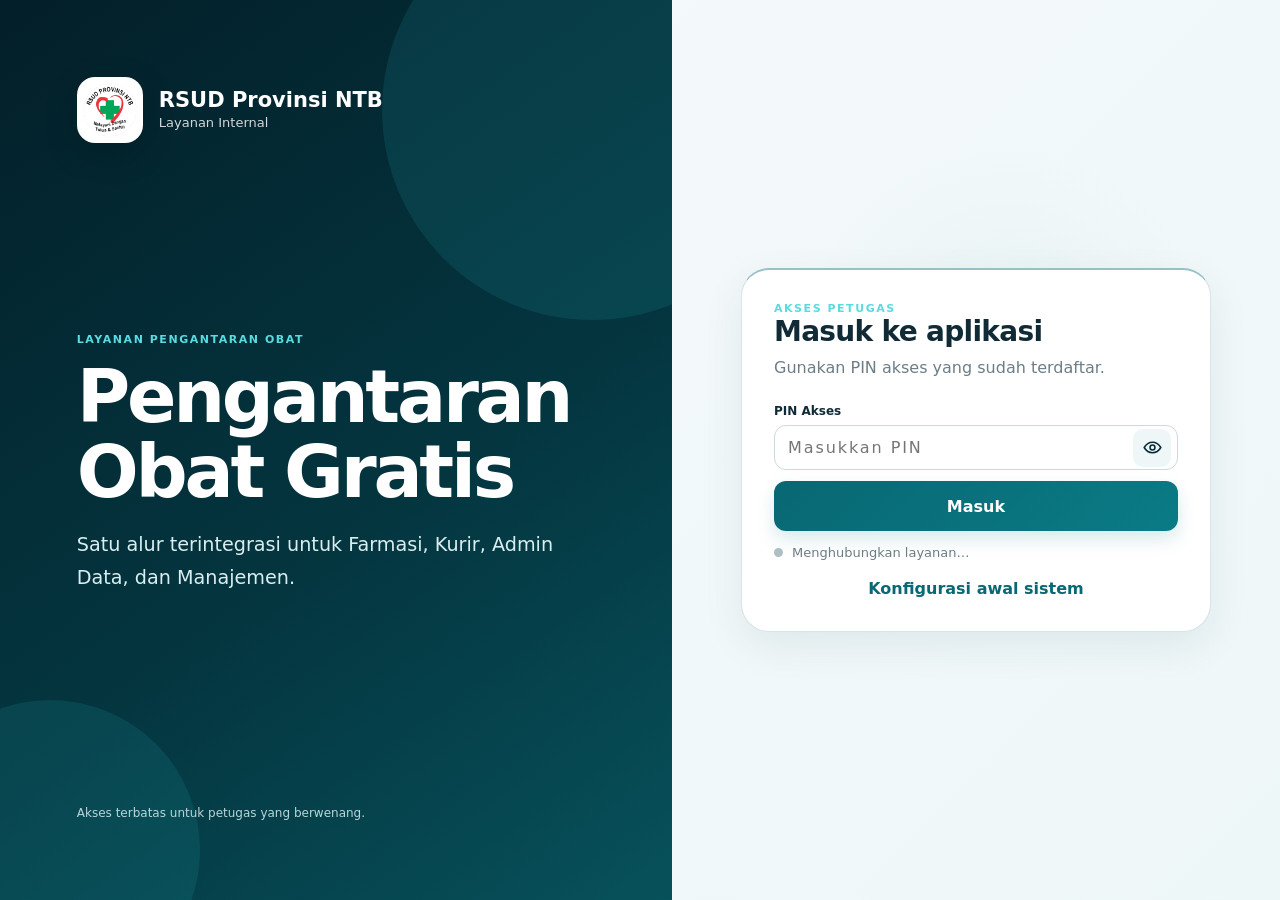
<file: index.html>
<!doctype html>
<html lang="id">
<head>
  <meta charset="utf-8">
  <meta name="viewport" content="width=device-width,initial-scale=1,viewport-fit=cover">
  <meta name="theme-color" content="#052d39">
  <meta name="description" content="Pengantaran Obat Gratis RSUD Provinsi Nusa Tenggara Barat">
  <link rel="manifest" href="./manifest.webmanifest">
  <link rel="icon" href="./icons/logo-rsud.png">
  <link rel="stylesheet" href="./assets/styles.css?v=1.0.0-rc27">
  <title>Pengantaran Obat Gratis</title>
</head>
<body>
  <div id="requestBar" class="request-bar" aria-hidden="true"></div>
  <div id="networkBanner" class="network-banner hidden">Perangkat offline. Periksa koneksi internet.</div>
  <div id="updateBanner" class="update-banner hidden"><span>Versi aplikasi baru tersedia.</span><button id="applyUpdateButton" type="button">Perbarui</button></div>
  <div id="loading" class="app-loading"><div class="spinner" aria-label="Memuat"></div></div>

  <section id="loginView" class="login-page hidden">
    <div class="login-visual">
      <div class="brand-lockup">
        <img src="./icons/logo-rsud.png" alt="Logo RSUD Provinsi NTB">
        <div><strong>RSUD Provinsi NTB</strong><span>Layanan Internal</span></div>
      </div>
      <div class="login-copy">
        <div class="eyebrow">Layanan Pengantaran Obat</div>
        <h1>Pengantaran Obat Gratis</h1>
        <p>Satu alur terintegrasi untuk Farmasi, Kurir, Admin Data, dan Manajemen.</p>
      </div>
      <div class="login-foot">Akses terbatas untuk petugas yang berwenang.</div>
    </div>

    <div class="login-panel">
      <div class="login-mobile-identity" aria-label="Identitas Pengantaran Obat Gratis RSUD Provinsi NTB">
        <div class="login-mobile-logo"><img src="./icons/logo-rsud.png" alt="Logo RSUD Provinsi NTB"></div>
        <div class="login-mobile-copy">
          <span class="login-mobile-kicker">LAYANAN INTERNAL</span>
          <strong>Pengantaran Obat Gratis</strong>
          <small>RSUD Provinsi NTB</small>
        </div>
      </div>
      <div class="login-card">
        <div class="eyebrow login-eyebrow">AKSES PETUGAS</div>
        <h2>Masuk ke aplikasi</h2>
        <p class="lead">Gunakan PIN akses yang sudah terdaftar.</p>
        <form id="loginForm">
          <div class="field">
            <label for="pin">PIN Akses</label>
            <div class="pin-wrap">
              <input id="pin" type="password" inputmode="numeric" autocomplete="current-password" placeholder="Masukkan PIN" maxlength="12" required>
              <button class="icon-btn" id="togglePin" type="button" aria-label="Tampilkan PIN" title="Tampilkan PIN"><svg viewBox="0 0 24 24" aria-hidden="true"><path d="M2.5 12s3.5-6 9.5-6 9.5 6 9.5 6-3.5 6-9.5 6-9.5-6-9.5-6Z"/><circle cx="12" cy="12" r="2.8"/></svg></button>
            </div>
          </div>
          <button id="loginButton" class="primary-btn wide login-submit" type="submit">Masuk</button>
        </form>
        <div id="backendState" class="status-line"><span class="dot"></span><span>Menghubungkan layanan…</span></div>
        <div id="loginMessage"></div>
        <div class="setup-link"><button id="initialSetupLink" class="hidden" type="button">Konfigurasi awal sistem</button></div>
      </div>
    </div>
  </section>

  <section id="appView" class="shell hidden">
    <aside class="sidebar">
      <div class="side-brand"><img src="./icons/logo-rsud.png" alt=""><div><strong>Pengantaran Obat Gratis</strong><span>RSUD Provinsi NTB</span></div></div>
      <div class="nav-group-title">Menu Utama</div>
      <nav id="sideNav" class="nav-list"></nav>
      <div class="side-user">
        <strong id="sideUserName">-</strong><small id="sideUserRole">-</small>
        <div class="side-actions"><button id="sidebarBackendButton" class="hidden">Koneksi</button><button id="logoutButton">Keluar</button></div>
      </div>
    </aside>

    <div class="main-wrap">
      <header class="topbar">
        <div class="mobile-brand" aria-label="Identitas aplikasi">
          <img src="./icons/logo-rsud.png" alt="Logo RSUD Provinsi NTB">
          <div class="mobile-brand-copy"><strong>Pengantaran Obat Gratis</strong><span>RSUD Provinsi NTB</span></div>
        </div>
        <div class="topbar-title"><span id="mobileContext" class="mobile-context">LAYANAN INTERNAL</span><strong id="pageTitle">Beranda</strong><span id="pageSubtitle">Pengantaran Obat Gratis</span></div>
        <div class="topbar-right"><div id="roleChip" class="role-chip">ROLE</div><button id="avatarButton" class="avatar-button" type="button" aria-label="Buka akun"><span id="avatar" class="avatar">A</span></button></div>
      </header>
      <main id="pageContent" class="page"></main>
    </div>
    <nav id="bottomNav" class="bottom-nav"></nav>
  </section>

  <div id="backendModal" class="modal-backdrop hidden" role="dialog" aria-modal="true">
    <div class="modal">
      <div class="modal-head"><div><div class="eyebrow">ADMIN DATA</div><h3>Pengaturan Koneksi</h3><p>Gunakan hanya untuk konfigurasi atau pemulihan sistem.</p></div><button id="closeBackendSetup" class="modal-x" type="button">×</button></div>
      <div class="field"><label for="backendUrl">Backend Apps Script</label><input id="backendUrl" type="url" placeholder="https://script.google.com/macros/s/.../exec"></div>
      <div id="backendModalMessage"></div>
      <div class="modal-actions"><button id="saveBackendSetup" class="primary-btn" type="button">Simpan & Uji</button></div>
    </div>
  </div>

  <div id="appModal" class="modal-backdrop hidden" role="dialog" aria-modal="true"><div id="modalContent" class="modal"></div></div>
  <div id="toastContainer" class="toast-container" aria-live="polite"></div>

  <script type="module" src="./assets/app.js?v=1.0.0-rc27"></script>
</body>
</html>
</file>
<file: assets/styles.css>
:root{
  --navy-950:#031f29;--navy-900:#052d39;--navy-800:#083b47;--teal-700:#086873;--teal-600:#0a7b85;
  --teal-100:#dff6f5;--cyan-50:#f1fbfb;--ink:#102a36;--muted:#6c7d86;--line:#d9e5e8;
  --surface:#ffffff;--bg:#f4f8f9;--success:#16845b;--warning:#b56d00;--danger:#c33d43;
  --shadow:0 14px 40px rgba(8,53,67,.08);--radius-xl:24px;--radius-lg:18px;--radius-md:14px;
}
*{box-sizing:border-box}html,body{margin:0;min-height:100%;font-family:Inter,ui-sans-serif,system-ui,-apple-system,"Segoe UI",Roboto,Arial,sans-serif;color:var(--ink);background:var(--bg)}
button,input,textarea,select{font:inherit}button{cursor:pointer}.hidden{display:none!important}.modal-open{overflow:hidden}
.app-loading{position:fixed;inset:0;display:grid;place-items:center;background:var(--bg);z-index:100}.spinner{width:34px;height:34px;border:4px solid #d8e8eb;border-top-color:var(--teal-700);border-radius:50%;animation:spin .8s linear infinite}@keyframes spin{to{transform:rotate(360deg)}}


.login-page{min-height:100vh;display:grid;grid-template-columns:minmax(0,1.05fr) minmax(420px,.95fr);background:linear-gradient(135deg,#f6fafb 0%,#eef7f8 100%)}
.login-visual{position:relative;overflow:hidden;padding:clamp(36px,6vw,82px);background:linear-gradient(145deg,#031f29 0%,#043640 58%,#07515b 100%);color:#fff;display:flex;flex-direction:column;justify-content:space-between;min-height:100vh}
.login-visual:before,.login-visual:after{content:"";position:absolute;border-radius:50%;background:rgba(36,190,196,.12)}.login-visual:before{width:420px;height:420px;right:-130px;top:-100px}.login-visual:after{width:300px;height:300px;left:-100px;bottom:-100px}
.brand-lockup{position:relative;z-index:1;display:flex;align-items:center;gap:16px}.brand-lockup img{width:66px;height:66px;object-fit:contain;background:#fff;border-radius:18px;padding:6px;box-shadow:0 10px 35px rgba(0,0,0,.16)}.brand-lockup strong{display:block;font-size:21px}.brand-lockup span{font-size:13px;opacity:.82}
.login-copy{position:relative;z-index:1;max-width:650px}.eyebrow{font-size:11px;text-transform:uppercase;letter-spacing:.14em;font-weight:900;color:#59dce1}.login-copy h1{font-size:clamp(40px,5.7vw,78px);line-height:1.02;margin:14px 0 20px;letter-spacing:-.045em}.login-copy p{font-size:clamp(16px,1.5vw,20px);line-height:1.7;color:#d9eef0;max-width:570px}.login-foot{position:relative;z-index:1;font-size:12px;color:#b9d6da;line-height:1.6}
.login-panel{display:grid;place-items:center;padding:34px}.login-card{width:min(470px,100%);background:var(--surface);border:1px solid var(--line);border-radius:28px;padding:32px;box-shadow:var(--shadow)}.login-card h2{font-size:28px;margin:0 0 7px;letter-spacing:-.025em}.login-card .lead{margin:0 0 24px;color:var(--muted);line-height:1.6}.login-mobile-identity{display:none}.login-submit{margin-top:11px}
.pin-wrap{position:relative}.pin-wrap input{padding-right:48px;letter-spacing:.12em}.icon-btn{position:absolute;right:7px;top:7px;width:38px;height:38px;border:0;background:#eff6f7;border-radius:10px;color:var(--navy-900)}
.status-line{display:flex;align-items:center;gap:9px;margin:14px 0 0;font-size:13px;color:var(--muted)}.dot{width:9px;height:9px;border-radius:50%;background:#aebfc4}.dot.ok{background:var(--success)}.dot.bad{background:var(--danger)}.setup-link{margin-top:18px;text-align:center}.setup-link button{border:0;background:none;color:var(--teal-700);font-weight:800}


.shell{min-height:100vh;display:grid;grid-template-columns:252px 1fr}.sidebar{position:sticky;top:0;height:100vh;background:linear-gradient(180deg,#031f29,#052f3a 72%,#063744);color:#fff;padding:20px 14px;display:flex;flex-direction:column}.side-brand{display:flex;align-items:center;gap:12px;padding:4px 8px 20px}.side-brand img{width:48px;height:48px;border-radius:14px;background:#fff;padding:4px}.side-brand strong{display:block;font-size:15px;line-height:1.25}.side-brand span{font-size:11px;color:#afd2d7}.nav-group-title{padding:10px 12px 7px;color:#78aeb6;font-size:10px;font-weight:900;letter-spacing:.16em;text-transform:uppercase}.nav-list{display:flex;flex-direction:column;gap:5px}.nav-item{width:100%;border:0;background:transparent;color:#dbecef;border-radius:13px;padding:12px 13px;text-align:left;display:flex;align-items:center;gap:12px;font-weight:800}.nav-item:hover{background:rgba(255,255,255,.06)}.nav-item.active{background:#0d5a69;color:#fff;box-shadow:inset 3px 0 #45d6dc}.nav-icon{width:22px;text-align:center;color:#c7f4f5}.side-user{margin-top:auto;border-top:1px solid rgba(255,255,255,.12);padding:16px 10px 2px}.side-user strong{display:block;font-size:13px}.side-user small{display:block;color:#7fd6dc;margin-top:4px}.side-actions{display:flex;gap:7px;margin-top:13px}.side-actions button{border:0;background:#155364;color:#fff;border-radius:10px;padding:8px 10px;font-weight:800;font-size:11px}.main-wrap{min-width:0}.mobile-brand,.mobile-context{display:none}.topbar{position:sticky;top:0;z-index:30;height:72px;background:rgba(244,248,249,.92);backdrop-filter:blur(14px);border-bottom:1px solid #e2ecee;display:flex;align-items:center;justify-content:space-between;padding:0 28px}.topbar-title strong{display:block;font-size:18px}.topbar-title span{display:block;margin-top:3px;font-size:11px;color:var(--muted)}.topbar-right{display:flex;align-items:center;gap:10px}.role-chip{background:#e5f7f6;color:#0b6971;font-size:10px;font-weight:900;letter-spacing:.12em;border-radius:999px;padding:8px 11px}.avatar{width:38px;height:38px;border-radius:12px;background:linear-gradient(135deg,var(--teal-700),#0a6675);color:#fff;display:grid;place-items:center;font-weight:900}.page{padding:26px 28px 50px;max-width:1600px;margin:0 auto}.bottom-nav{display:none}


.hero{position:relative;overflow:hidden;background:linear-gradient(135deg,#042833,#064651 62%,#075762);color:#fff;border-radius:26px;padding:32px;box-shadow:0 18px 45px rgba(8,53,67,.12);display:flex;align-items:flex-end;justify-content:space-between;gap:24px}.hero:after{content:"";position:absolute;right:-70px;top:-110px;width:300px;height:300px;border-radius:50%;background:rgba(82,220,224,.10)}.hero.compact{padding:26px 30px;align-items:center}.hero .eyebrow{position:relative;z-index:1}.hero h1{position:relative;z-index:1;margin:7px 0 8px;font-size:clamp(29px,3vw,44px);letter-spacing:-.035em}.hero p{position:relative;z-index:1;margin:0;color:#cfe8eb;line-height:1.55;max-width:760px}.hero-actions{position:relative;z-index:1;display:flex;gap:9px;flex-wrap:wrap}.section{margin-top:25px}.section-head{display:flex;justify-content:space-between;align-items:flex-end;gap:14px;margin-bottom:12px}.section-head h2{font-size:20px;margin:0}.section-head p{margin:4px 0 0;color:var(--muted);font-size:13px}.grid{display:grid;gap:16px}.grid-2{grid-template-columns:repeat(2,minmax(0,1fr))}.grid-3{grid-template-columns:repeat(3,minmax(0,1fr))}.grid-4{grid-template-columns:repeat(4,minmax(0,1fr))}.card,.content-card,.toolbar-card{background:#fff;border:1px solid var(--line);border-radius:18px;box-shadow:0 8px 26px rgba(8,53,67,.045)}.card{padding:20px}.metric-card{min-height:130px}.metric-top{display:flex;align-items:center;justify-content:space-between;color:#61757e;font-size:10px;font-weight:900;letter-spacing:.12em;text-transform:uppercase}.metric-icon{font-size:18px;color:#0b7e88}.metric-value{font-size:31px;font-weight:950;letter-spacing:-.04em;margin-top:9px}.metric-note{font-size:12px;color:var(--muted);margin-top:4px}.account-email{font-size:18px;font-weight:850;margin-top:8px;word-break:break-word}.placeholder{background:#fff;border:1px dashed #bcd2d7;border-radius:18px;padding:24px;display:flex;gap:16px;align-items:center}.placeholder-icon{width:48px;height:48px;border-radius:15px;background:#eef9f9;display:grid;place-items:center;font-size:23px}.placeholder h3{margin:0 0 5px}.placeholder p{margin:0;color:var(--muted);font-size:13px;line-height:1.5}
.primary-btn,.secondary-btn,.ghost-btn,.warning-btn,.whatsapp-btn{border:0;border-radius:12px;padding:11px 15px;font-weight:850;display:inline-flex;align-items:center;justify-content:center;gap:7px;text-decoration:none}.primary-btn{background:linear-gradient(135deg,var(--teal-700),var(--teal-600));color:#fff;box-shadow:0 8px 18px rgba(0,123,134,.16)}.secondary-btn{background:#eaf2f4;color:var(--ink)}.ghost-btn{background:transparent;color:var(--muted)}.warning-btn{background:#f2a117;color:#fff}.whatsapp-btn{background:#16845b;color:#fff}.wide{width:100%}.primary-btn:disabled,.secondary-btn:disabled,.warning-btn:disabled,.whatsapp-btn:disabled{opacity:.52;cursor:not-allowed}.alert{margin-top:14px;border-radius:12px;padding:11px 13px;font-size:13px;line-height:1.5}.alert.error{background:#fff0f0;color:#9a2630;border:1px solid #f4cccc}.alert.info{background:#edf8f8;color:#17616a;border:1px solid #cceaea}.alert.success{background:#eaf8f0;color:#146b49;border:1px solid #cfeadb}.muted-text{color:#7b8c94;font-size:12px}


.form-card{padding:24px}.form-section+.form-section{border-top:1px solid #edf2f3;margin-top:22px;padding-top:22px}.form-section-head{display:flex;align-items:flex-start;gap:12px;margin-bottom:15px}.section-number{width:34px;height:34px;border-radius:11px;background:#eaf8f8;color:#087984;display:grid;place-items:center;font-size:10px;font-weight:900}.form-section-head h3{margin:0;font-size:16px}.form-section-head p{margin:4px 0 0;color:var(--muted);font-size:12px}.form-grid{display:grid;gap:14px}.form-grid.two{grid-template-columns:repeat(2,minmax(0,1fr))}.field{display:flex;flex-direction:column;gap:7px;position:relative}.field label{font-size:12px;font-weight:850}.field label b{color:#bd3540}.field label span{font-weight:500;color:var(--muted)}.field input,.field textarea,.field select,.search-box input{width:100%;border:1px solid #cbdade;border-radius:12px;padding:12px 13px;background:#fff;color:var(--ink);outline:none;transition:.18s}.field textarea{resize:vertical;min-height:74px}.field select{appearance:auto}.field input:focus,.field textarea:focus,.field select:focus,.search-box input:focus{border-color:var(--teal-600);box-shadow:0 0 0 4px rgba(7,143,153,.10)}.field-hint{font-size:11px;color:var(--muted);line-height:1.45}.field-hint.active{color:#16734f}.field-hint.inactive{color:#a56600}.area-field{z-index:4}.area-results{position:absolute;left:0;right:0;top:70px;z-index:20;background:#fff;border:1px solid #cbdade;border-radius:14px;box-shadow:0 16px 40px rgba(8,53,67,.16);max-height:330px;overflow:auto;padding:6px}.area-option{width:100%;text-align:left;border:0;background:#fff;border-radius:10px;padding:10px 11px;display:grid;grid-template-columns:1fr auto;gap:2px 10px;color:var(--ink)}.area-option:hover{background:#f0f9f9}.area-option strong{grid-column:1;font-size:13px}.area-option span{grid-column:1;font-size:11px;color:var(--muted)}.area-option em{grid-column:2;grid-row:1/3;align-self:center;font-style:normal;font-size:9px;font-weight:900;padding:5px 7px;border-radius:999px}.area-option em.ok{background:#e6f7ef;color:#16734f}.area-option em.off{background:#fff3dd;color:#9a6204}.area-empty{padding:14px;color:var(--muted);font-size:12px}.form-actions{display:flex;align-items:center;justify-content:space-between;gap:14px;margin-top:22px;padding-top:18px;border-top:1px solid #edf2f3}.action-buttons{display:flex;gap:8px}.check-row{display:flex;align-items:center;gap:8px;font-size:12px;font-weight:800;color:#52666f}.check-row input{width:17px;height:17px;accent-color:var(--teal-700)}.inline-loading{padding:28px;color:var(--muted);font-size:13px;text-align:center}


.attention-card{border:1px solid var(--line);background:#fff;border-radius:18px;padding:18px;text-align:left;display:grid;grid-template-columns:46px 1fr auto;gap:13px;align-items:center;color:var(--ink);box-shadow:0 8px 24px rgba(8,53,67,.04)}.attention-card:hover{border-color:#bcd8dc}.attention-card.warn{border-color:#f0d39f;background:#fffaf0}.attention-icon{width:46px;height:46px;border-radius:14px;background:#edf8f8;display:grid;place-items:center;font-size:20px}.attention-card strong{display:block;font-size:14px}.attention-card small{display:block;color:var(--muted);font-size:11px;line-height:1.45;margin-top:3px}.attention-card b{font-size:24px;color:#78919a}


.toolbar-card{padding:12px;display:flex;gap:10px;align-items:center;justify-content:space-between;margin-bottom:12px}.search-box{flex:1;display:flex;align-items:center;gap:8px;max-width:580px}.search-box>span{color:#82969e}.search-box input{padding:10px 11px}.content-card{overflow:hidden}.table-wrap{overflow:auto}.responsive-table{width:100%;border-collapse:collapse;min-width:920px}.responsive-table th{background:#f7fafb;color:#647a83;font-size:9px;letter-spacing:.09em;text-transform:uppercase;text-align:left;padding:12px 13px;border-bottom:1px solid var(--line)}.responsive-table td{padding:13px;border-bottom:1px solid #edf2f3;font-size:12px;vertical-align:top}.responsive-table tbody tr:last-child td{border-bottom:0}.responsive-table tbody tr:hover{background:#fbfdfd}.cell-sub{display:block;color:var(--muted);font-size:10px;margin-top:3px;line-height:1.4}.cell-gap{margin-top:5px}.status-badge{display:inline-flex;align-items:center;border-radius:999px;padding:5px 8px;font-size:9px;font-weight:900;line-height:1}.status-badge.waiting{background:#edf3f6;color:#4f6874}.status-badge.ready{background:#dff7f6;color:#097781}.status-badge.transit{background:#fff0d7;color:#a45e00}.status-badge.delivered,.status-badge.success{background:#e4f6ec;color:#14704b}.status-badge.failed,.status-badge.danger{background:#feeaea;color:#a52f37}.status-badge.warning{background:#fff3dd;color:#9a6204}.status-badge.neutral{background:#eef3f4;color:#687b83}.row-actions{display:flex;flex-wrap:wrap;gap:6px}.mini-btn{border:0;background:#eaf2f4;color:#173541;border-radius:9px;padding:7px 9px;font-size:10px;font-weight:850;text-decoration:none;white-space:nowrap}.mini-btn.primary{background:#087f89;color:#fff}.mini-btn.success{background:#e2f6ea;color:#136f49}.empty-state{padding:46px 20px;text-align:center;color:var(--muted)}.empty-state>div{font-size:34px;color:#8ab8bd}.empty-state h3{margin:10px 0 5px;color:var(--ink)}.empty-state p{margin:0;font-size:12px}.success-empty{padding:24px;display:flex;gap:14px;align-items:center;background:#f4fcf7}.success-empty>span{width:44px;height:44px;border-radius:50%;display:grid;place-items:center;background:#dff4e8;color:#15704c;font-size:20px}.success-empty strong{display:block}.success-empty p{margin:4px 0 0;color:var(--muted);font-size:12px}


.label-grid{display:grid;grid-template-columns:repeat(auto-fill,minmax(270px,1fr));gap:14px}.label-card{background:#fff;border:1px solid var(--line);border-radius:18px;padding:18px;box-shadow:0 8px 24px rgba(8,53,67,.045)}.label-card-top{display:flex;align-items:center;justify-content:space-between;font-size:11px;color:var(--muted)}.label-card h3{margin:13px 0 3px;font-size:17px}.label-card p{margin:0;color:var(--muted);font-size:11px}.label-location{background:#f6fafb;border-radius:12px;padding:10px 11px;margin:13px 0}.label-location strong{display:block;font-size:12px}.label-location span{font-size:10px;color:var(--muted)}


.modal-backdrop{position:fixed;inset:0;background:rgba(3,28,36,.58);z-index:90;display:grid;place-items:center;padding:18px}.modal{width:min(540px,100%);max-height:92vh;overflow:auto;background:#fff;border-radius:22px;padding:24px;box-shadow:0 24px 70px rgba(0,0,0,.25)}.modal.wide{width:min(880px,100%)}.modal>h3{margin:0 0 7px}.modal>p{margin:0 0 18px;color:var(--muted);line-height:1.55;font-size:13px}.modal-head{display:flex;align-items:flex-start;justify-content:space-between;gap:14px;margin-bottom:14px}.modal-head h3{margin:4px 0 4px;font-size:21px}.modal-head p{margin:0;color:var(--muted);font-size:12px;line-height:1.5}.modal-x{border:0;background:#eef4f5;color:#546b74;border-radius:10px;width:34px;height:34px;font-size:19px}.modal-actions{display:flex;justify-content:flex-end;gap:8px;margin-top:18px;flex-wrap:wrap}.small-help{font-size:11px;color:var(--muted);line-height:1.55;margin-top:8px}.confirm-message{white-space:normal;background:#f7fafb;border:1px solid var(--line);border-radius:13px;padding:14px;font-size:13px;line-height:1.6;color:#405760}.notice-box{background:#fff8e8;border:1px solid #f0d9a7;border-radius:12px;padding:11px 13px;color:#82540c;font-size:12px;line-height:1.5}.wa-meta{display:grid;grid-template-columns:90px 1fr;gap:6px 10px;margin:10px 0 14px;font-size:12px}.wa-meta span{color:var(--muted)}.wa-preview{white-space:pre-wrap;background:#f5f8fa;border:1px solid var(--line);border-radius:13px;padding:14px;line-height:1.55;font-size:12px;max-height:300px;overflow:auto}


.toast-container{position:fixed;right:18px;top:88px;z-index:120;display:flex;flex-direction:column;gap:8px;width:min(380px,calc(100vw - 36px));pointer-events:none}.toast{pointer-events:auto;background:#fff;border:1px solid var(--line);box-shadow:0 14px 40px rgba(8,53,67,.16);border-radius:13px;padding:11px 12px;display:grid;grid-template-columns:10px 1fr 24px;gap:9px;align-items:start;font-size:12px;line-height:1.45;animation:toastIn .18s ease-out}.toast.leaving{opacity:0;transform:translateY(-5px);transition:.18s}.toast-dot{width:9px;height:9px;border-radius:50%;background:#6d8790;margin-top:4px}.toast.success .toast-dot{background:var(--success)}.toast.error .toast-dot{background:var(--danger)}.toast.warning .toast-dot{background:#d59013}.toast.info .toast-dot{background:var(--teal-600)}.toast button{border:0;background:none;color:#78909a;font-size:16px;line-height:1}@keyframes toastIn{from{opacity:0;transform:translateY(-6px)}to{opacity:1;transform:translateY(0)}}

@media(max-width:1050px){.grid-4{grid-template-columns:repeat(2,minmax(0,1fr))}.grid-3{grid-template-columns:repeat(2,minmax(0,1fr))}.login-page{grid-template-columns:1fr}.login-visual{min-height:370px}.login-foot{display:none}}
@media(max-width:820px){.shell{display:block}.sidebar{display:none}.topbar{height:66px;padding:0 16px}.topbar-title span{display:none}.page{padding:16px 13px 92px}.hero,.hero.compact{padding:22px 19px;align-items:flex-start;flex-direction:column}.hero-actions{width:100%}.hero-actions>*{flex:1 1 auto}.grid-2,.grid-3,.grid-4{grid-template-columns:1fr 1fr}.bottom-nav{position:fixed;left:0;right:0;bottom:0;z-index:50;background:rgba(255,255,255,.96);backdrop-filter:blur(16px);border-top:1px solid var(--line);display:grid;grid-template-columns:repeat(var(--nav-count,5),minmax(0,1fr));padding:6px max(5px,env(safe-area-inset-right)) calc(6px + env(safe-area-inset-bottom)) max(5px,env(safe-area-inset-left));box-shadow:0 -8px 28px rgba(8,53,67,.08)}.bottom-nav button{border:0;background:transparent;border-radius:10px;padding:7px 3px;color:#6d8088;font-size:9px;font-weight:800;min-width:0}.bottom-nav button span{display:block;font-size:18px;margin-bottom:2px}.bottom-nav button.active{color:var(--teal-700);background:#eefafa}.topbar-right .role-chip{display:none}.form-grid.two{grid-template-columns:1fr}.form-actions{align-items:flex-start;flex-direction:column}.action-buttons{width:100%}.action-buttons>*{flex:1}.toolbar-card{align-items:stretch}.responsive-table{min-width:0}.responsive-table thead{display:none}.responsive-table,.responsive-table tbody,.responsive-table tr,.responsive-table td{display:block;width:100%}.responsive-table tr{padding:10px 13px;border-bottom:1px solid var(--line)}.responsive-table td{border:0;padding:6px 0;display:grid;grid-template-columns:96px 1fr;gap:10px}.responsive-table td:before{content:attr(data-label);font-size:9px;letter-spacing:.08em;text-transform:uppercase;color:#7d9098;font-weight:900}.responsive-table td[data-label="Aksi"]{grid-template-columns:1fr}.responsive-table td[data-label="Aksi"]:before{display:none}.row-actions{padding-top:3px}.modal{padding:20px}.modal.wide{width:min(680px,100%)}}
@media(max-width:560px){.login-panel{padding:18px}.login-card{padding:24px 20px;border-radius:22px}.login-visual{padding:30px 22px;min-height:330px}.brand-lockup img{width:54px;height:54px}.login-copy h1{font-size:42px}.grid-2,.grid-3,.grid-4{grid-template-columns:1fr}.hero h1{font-size:29px}.topbar-title strong{font-size:15px}.avatar{width:34px;height:34px}.page{padding-top:13px}.metric-value{font-size:27px}.toolbar-card{flex-direction:column}.search-box{max-width:none}.form-card{padding:17px}.action-buttons{flex-direction:column}.attention-card{grid-template-columns:42px 1fr auto;padding:14px}.toast-container{top:76px;right:10px;width:calc(100vw - 20px)}.wa-meta{grid-template-columns:1fr;gap:2px}.wa-meta span{margin-top:6px}.modal-actions>*{flex:1 1 auto}}
@media print{.sidebar,.topbar,.bottom-nav,.hero-actions,.toast-container{display:none!important}.shell{display:block}.page{padding:0}.card,.hero{box-shadow:none}}


.status-pill{display:inline-flex;align-items:center;border-radius:999px;padding:5px 8px;font-size:9px;font-weight:900;background:#eef3f4;color:#647880}.status-pill.success{background:#e4f6ec;color:#14704b}.status-pill.danger{background:#feeaea;color:#a52f37}.status-pill.warning{background:#fff3dd;color:#9a6204}.status-pill.info{background:#dff7f6;color:#097781}.status-pill.neutral{background:#eef3f4;color:#687b83}
.kpi-grid{display:grid;grid-template-columns:repeat(4,minmax(0,1fr));gap:14px}.kpi-card{background:#fff;border:1px solid var(--line);border-radius:18px;padding:18px;box-shadow:0 8px 26px rgba(8,53,67,.045)}.kpi-card span{display:block;color:#6b7f87;font-size:10px;font-weight:900;letter-spacing:.1em;text-transform:uppercase}.kpi-card strong{display:block;font-size:28px;margin-top:8px;letter-spacing:-.03em}.kpi-card small{display:block;margin-top:4px;color:var(--muted);font-size:11px;line-height:1.4}.admin-action-grid{display:grid;grid-template-columns:repeat(4,minmax(0,1fr));gap:14px;margin-top:16px}.admin-action-card{border:1px solid var(--line);background:#fff;border-radius:18px;padding:18px;text-align:left;box-shadow:0 8px 26px rgba(8,53,67,.04);color:var(--ink)}.admin-action-card b{display:block;font-size:15px}.admin-action-card span{display:block;color:var(--muted);font-size:11px;margin-top:6px;line-height:1.4}.admin-action-card:hover{border-color:#add2d6;transform:translateY(-1px)}
.toolbar-row{display:flex;gap:10px;padding:14px}.search-input{flex:1;border:1px solid #cbdade;border-radius:12px;padding:11px 13px;outline:none}.search-input:focus{border-color:var(--teal-600);box-shadow:0 0 0 4px rgba(7,143,153,.08)}.table-scroll{overflow:auto}.data-table{width:100%;border-collapse:collapse;min-width:850px}.data-table th{background:#f7fafb;color:#647a83;font-size:9px;letter-spacing:.09em;text-transform:uppercase;text-align:left;padding:12px 13px;border-bottom:1px solid var(--line)}.data-table td{padding:13px;border-bottom:1px solid #edf2f3;font-size:12px;vertical-align:top}.data-table small{color:var(--muted)}.card-list{display:grid;gap:12px}.work-card{background:#fff;border:1px solid var(--line);border-radius:18px;padding:16px 18px;display:flex;justify-content:space-between;align-items:center;gap:18px;box-shadow:0 8px 24px rgba(8,53,67,.04)}.work-card h3{margin:8px 0 4px;font-size:16px}.work-card p{margin:0;color:#536a73;font-size:12px}.work-card small{display:block;margin-top:5px;color:var(--muted);font-size:11px}.wa-btn{border:0;background:#16845b;color:#fff;border-radius:11px;padding:10px 13px;font-weight:850}.danger-soft-btn{border:0;background:#feeaea;color:#a52f37;border-radius:11px;padding:10px 13px;font-weight:850}
.courier-ready-grid,.courier-task-grid{display:grid;grid-template-columns:repeat(auto-fill,minmax(290px,1fr));gap:14px}.courier-task-card,.route-card{background:#fff;border:1px solid var(--line);border-radius:18px;padding:17px;box-shadow:0 8px 24px rgba(8,53,67,.04)}.task-card-head{display:flex;justify-content:space-between;gap:10px}.task-card-head small{color:var(--muted)}.courier-task-card h3{margin:12px 0 4px}.task-area{font-size:12px;color:#587079}.task-address{margin:13px 0;background:#f7fafb;border-radius:12px;padding:11px}.task-address span{display:block;color:#7b8d94;font-size:9px;text-transform:uppercase;letter-spacing:.08em;font-weight:900}.task-address strong{display:block;margin-top:4px;font-size:12px;line-height:1.45}.task-address p{font-size:11px;margin:7px 0 0;color:#566c75}.task-meta{display:grid;grid-template-columns:1fr 1fr;gap:3px 10px;font-size:10px;margin:10px 0}.task-meta span{color:var(--muted)}.contact-actions,.task-main-actions{display:flex;gap:7px;flex-wrap:wrap}.contact-btn{border-radius:10px;padding:9px 11px;text-decoration:none;font-size:10px;font-weight:850}.contact-btn.maps,.contact-btn.phone{background:#eaf2f4;color:#173541}.contact-btn.wa{background:#e4f6ec;color:#14704b}.task-main-actions{margin-top:10px}.incident-banner{background:#fff6e9;border:1px solid #efcf96;border-radius:16px;padding:15px;display:flex;justify-content:space-between;gap:16px;align-items:center;margin-bottom:14px}.incident-banner span{font-size:9px;font-weight:900;letter-spacing:.1em;color:#9c6100}.incident-banner strong{display:block;margin:4px 0}.incident-banner p{margin:0;color:#765118;font-size:11px}.incident-banner small{color:#94713d}.delivery-mode{display:grid;grid-template-columns:1fr 1fr;gap:10px;margin-top:14px}.mode-card{border:1px solid var(--line);border-radius:13px;padding:11px;display:flex;gap:9px;align-items:flex-start}.mode-card.active{border-color:#52aeb5;background:#f0fbfb}.mode-card small{display:block;color:var(--muted);margin-top:3px}.finish-mode-box{margin-top:12px}.modal-form{margin-top:14px}
@media(max-width:1050px){.kpi-grid,.admin-action-grid{grid-template-columns:repeat(2,minmax(0,1fr))}}
@media(max-width:820px){.kpi-grid,.admin-action-grid{grid-template-columns:1fr 1fr}.work-card{align-items:flex-start;flex-direction:column}.row-actions{width:100%}.row-actions>*{flex:1}.data-table{min-width:760px}}
@media(max-width:560px){.kpi-grid,.admin-action-grid{grid-template-columns:1fr}.delivery-mode{grid-template-columns:1fr}.contact-actions>*{flex:1}.task-main-actions>*{width:100%}.toolbar-row{flex-direction:column}}


.mgmt-filter-card{background:#fff;border:1px solid var(--line);border-radius:18px;padding:14px;box-shadow:0 8px 26px rgba(8,53,67,.04);margin-bottom:16px}.mgmt-presets{display:flex;gap:7px;flex-wrap:wrap}.mgmt-presets button{border:0;background:#eef4f5;color:#49626b;border-radius:999px;padding:9px 12px;font-size:10px;font-weight:900}.mgmt-presets button.active{background:#0b6673;color:#fff}.mgmt-custom{display:grid;grid-template-columns:150px 150px minmax(220px,1fr) auto;gap:10px;align-items:end;margin-top:12px}.mgmt-custom label{display:flex;flex-direction:column;gap:5px;font-size:9px;color:#6e8189;font-weight:900;text-transform:uppercase;letter-spacing:.08em}.mgmt-custom input,.mgmt-custom select{width:100%;border:1px solid #cbdade;border-radius:11px;padding:10px;background:#fff;color:var(--ink);outline:none}.mgmt-custom input:focus,.mgmt-custom select:focus{border-color:var(--teal-600);box-shadow:0 0 0 4px rgba(7,143,153,.08)}.mgmt-loading{background:#fff;border:1px solid var(--line);border-radius:18px;padding:24px;color:var(--muted)}.mgmt-source{background:#eef8f8;border:1px solid #d6eeee;border-radius:14px;padding:12px 14px;margin-bottom:14px}.mgmt-source span{display:block;color:#34757b;font-size:9px;font-weight:900;letter-spacing:.1em}.mgmt-source strong{display:block;font-size:13px;margin-top:3px}.mgmt-source small{display:block;color:#637c83;margin-top:3px;font-size:10px}.mgmt-kpi-grid{grid-template-columns:repeat(6,minmax(0,1fr))}.kpi-card.success-soft{background:#f2fbf6}.kpi-card.warning-soft{background:#fff9ee}.mgmt-subhead{margin-top:22px}.mgmt-time-grid{display:grid;grid-template-columns:repeat(4,minmax(0,1fr));gap:14px}.mgmt-time-card{background:#fff;border:1px solid var(--line);border-radius:18px;padding:17px;box-shadow:0 8px 24px rgba(8,53,67,.04)}.mgmt-time-card>span{display:block;color:#647a83;font-size:9px;font-weight:900;text-transform:uppercase;letter-spacing:.1em}.mgmt-time-card>strong{display:block;font-size:25px;margin-top:7px}.mgmt-time-card>strong small{font-size:11px;color:var(--muted)}.mgmt-time-card>div{display:flex;gap:8px;flex-wrap:wrap;margin-top:7px}.mgmt-time-card>div b{font-size:9px;background:#f0f5f6;border-radius:999px;padding:5px 7px;color:#5f747c}.mgmt-dashboard-grid{display:grid;grid-template-columns:repeat(2,minmax(0,1fr));gap:16px;margin-top:16px}.mgmt-chart-card{padding:18px;min-width:0}.mgmt-card-head h3{margin:0;font-size:16px}.mgmt-card-head p{margin:4px 0 12px;color:var(--muted);font-size:11px}.svg-chart{width:100%;overflow:hidden}.svg-chart svg{width:100%;height:auto;display:block}.svg-chart .axis{stroke:#c9d8dc;stroke-width:1}.svg-chart .line{fill:none;stroke-width:3;stroke-linejoin:round;stroke-linecap:round}.svg-chart .line.total{stroke:#0b7e88}.svg-chart .line.delivered{stroke:#16845b}.svg-chart .line.failed{stroke:#c33d43}.svg-chart text{font-size:10px;fill:#73858d}.chart-legend{display:flex;gap:14px;flex-wrap:wrap;justify-content:center;margin-top:5px;font-size:10px}.chart-legend span:before{content:"";display:inline-block;width:9px;height:9px;border-radius:50%;margin-right:5px}.chart-legend .total:before{background:#0b7e88}.chart-legend .delivered:before{background:#16845b}.chart-legend .failed:before{background:#c33d43}.composition-bars{display:grid;gap:14px;padding-top:8px}.composition-label{display:flex;justify-content:space-between;gap:10px;font-size:11px}.composition-label b{font-size:11px}.composition-track,.bar-track{height:10px;background:#eef3f4;border-radius:999px;overflow:hidden;margin-top:5px}.composition-track i,.bar-track i{display:block;height:100%;border-radius:999px;background:#0b7e88}.composition-track i.pharmacy{background:#0b7e88}.composition-track i.consolidation{background:#d69a21}.composition-track i.courier{background:#16845b}.composition-bars small{color:var(--muted);line-height:1.5}.bar-ranking{display:grid;gap:12px}.bar-ranking-label{display:flex;justify-content:space-between;gap:12px;font-size:11px}.bar-ranking-label span{overflow:hidden;text-overflow:ellipsis}.bar-ranking-label b{white-space:nowrap}.verification-ring-wrap{display:grid;grid-template-columns:150px 1fr;gap:18px;align-items:center;padding-top:8px}.verification-ring{--rate:0;width:142px;height:142px;border-radius:50%;background:conic-gradient(#16845b calc(var(--rate) * 1%),#e9f0f2 0);display:grid;place-items:center}.verification-ring:before{content:"";width:104px;height:104px;border-radius:50%;background:#fff;grid-area:1/1}.verification-ring>div{grid-area:1/1;position:relative;text-align:center}.verification-ring strong{display:block;font-size:24px}.verification-ring span{font-size:9px;color:var(--muted)}.verification-breakdown{display:grid;grid-template-columns:repeat(2,minmax(0,1fr));gap:8px}.verification-breakdown>div{display:flex;align-items:center;justify-content:space-between;gap:8px;background:#f7fafb;border-radius:11px;padding:8px}.verification-breakdown small{grid-column:1/-1;color:var(--muted)}.mgmt-table-card{margin-top:16px}.mgmt-table td small{display:block;margin-top:3px;color:var(--muted);white-space:nowrap}.compact-table{min-width:0}.compact-table td,.compact-table th{padding:9px 10px}.mgmt-empty{border:1px dashed #c9d9dd;border-radius:14px;padding:28px;text-align:center}.mgmt-empty h3{margin:0 0 5px}.mgmt-empty p{margin:0;color:var(--muted);font-size:11px}.report-actions{display:flex;align-items:center;justify-content:space-between;gap:16px;background:#fff;border:1px solid var(--line);border-radius:18px;padding:17px;margin-bottom:16px}.report-actions h2{margin:0;font-size:17px}.report-actions p{margin:4px 0 0;color:var(--muted);font-size:11px}.mgmt-report-preview{padding:22px}.report-preview-head{display:flex;gap:14px;align-items:center;border-bottom:2px solid #0a6675;padding-bottom:14px}.report-preview-head img{width:54px;height:54px;object-fit:contain}.report-preview-head strong{font-size:11px;color:#526971}.report-preview-head h2{margin:2px 0 2px;font-size:20px}.report-preview-head p{margin:0;color:var(--muted);font-size:11px}.report-summary-grid{display:grid;grid-template-columns:repeat(4,minmax(0,1fr));gap:10px;margin-top:16px}.report-summary-grid>div{border:1px solid var(--line);border-radius:13px;padding:12px}.report-summary-grid span{display:block;color:#6b7f87;font-size:9px;text-transform:uppercase;font-weight:900}.report-summary-grid b{display:block;font-size:18px;margin-top:5px}.report-section{margin-top:19px}.report-section h3{font-size:15px;margin:0 0 8px}.report-source{margin-top:18px;border-top:1px solid var(--line);padding-top:10px;color:var(--muted);font-size:9px;line-height:1.5}
@media(max-width:1250px){.mgmt-kpi-grid{grid-template-columns:repeat(3,minmax(0,1fr))}.mgmt-time-grid{grid-template-columns:repeat(2,minmax(0,1fr))}}
@media(max-width:900px){.mgmt-custom{grid-template-columns:1fr 1fr}.mgmt-custom label:nth-child(3){grid-column:1/-1}.mgmt-dashboard-grid{grid-template-columns:1fr}.report-summary-grid{grid-template-columns:repeat(2,minmax(0,1fr))}}
@media(max-width:560px){.mgmt-kpi-grid,.mgmt-time-grid,.report-summary-grid{grid-template-columns:1fr}.mgmt-custom{grid-template-columns:1fr}.mgmt-custom label:nth-child(3){grid-column:auto}.mgmt-presets{display:grid;grid-template-columns:repeat(3,1fr)}.mgmt-presets button{padding:8px 5px}.verification-ring-wrap{grid-template-columns:1fr}.verification-ring{margin:0 auto}.report-actions{align-items:stretch;flex-direction:column}.mgmt-report-preview{padding:15px}.report-preview-head{align-items:flex-start}.report-preview-head h2{font-size:17px}.compact-table{min-width:620px}}


.request-bar{position:fixed;z-index:9999;left:0;top:0;height:3px;width:100%;pointer-events:none;opacity:0;background:linear-gradient(90deg,#16a6b2,#0b6675,#16a6b2);background-size:220% 100%;transition:opacity .15s}
.request-bar.active{opacity:1;animation:requestSweep 1.1s linear infinite}
@keyframes requestSweep{from{background-position:100% 0}to{background-position:-100% 0}}
.network-banner{position:fixed;z-index:9998;left:50%;top:10px;transform:translateX(-50%);max-width:min(92vw,720px);padding:10px 16px;border-radius:12px;background:#fff3cd;color:#6f4d00;border:1px solid #ead08a;box-shadow:0 8px 24px rgba(20,45,56,.16);font-size:12px;font-weight:800;text-align:center}
button:disabled,.primary-btn:disabled,.secondary-btn:disabled,.mini-btn:disabled{cursor:not-allowed!important;opacity:.58!important;transform:none!important;pointer-events:none}
@media(max-width:720px){.network-banner{top:6px;font-size:11px;padding:9px 12px}}

.update-banner{position:fixed;z-index:9997;right:18px;top:18px;display:flex;align-items:center;gap:12px;background:#083543;color:#fff;border:1px solid rgba(255,255,255,.14);border-radius:14px;padding:11px 12px 11px 15px;box-shadow:0 12px 30px rgba(8,53,67,.22);font-size:12px;font-weight:800}.update-banner button{border:0;border-radius:10px;background:#fff;color:#083543;padding:8px 11px;font-size:11px;font-weight:900;cursor:pointer}.update-banner button:disabled{opacity:.65}.update-banner.hidden{display:none}@media(max-width:720px){.update-banner{left:10px;right:10px;top:auto;bottom:78px;justify-content:space-between}}



.attention-card.danger-attention{border-color:#efb6ba;background:#fff7f7}.redelivery-summary{display:flex;align-items:baseline;gap:9px;background:#f7fafb;border:1px solid var(--line);border-radius:14px;padding:12px 14px;margin:12px 0}.redelivery-summary strong{font-size:24px;color:#a52f37}.redelivery-summary span{color:var(--muted);font-size:11px}.redelivery-list{display:grid;gap:12px;max-height:62vh;overflow:auto}.redelivery-card{border:1px solid var(--line);border-radius:16px;padding:15px;background:#fff}.redelivery-head{display:flex;justify-content:space-between;gap:14px;align-items:flex-start}.redelivery-head h4{font-size:15px;margin:8px 0 3px}.redelivery-head p{margin:0;color:var(--muted);font-size:10px}.return-state{padding:7px 9px;border-radius:999px;font-size:9px;font-weight:900;white-space:nowrap}.return-state.ok{background:#e8f7ef;color:#18724e}.return-state.wait{background:#fff2df;color:#9a6207}.redelivery-detail{display:grid;grid-template-columns:repeat(4,minmax(0,1fr));gap:8px;margin-top:12px}.redelivery-detail>div{background:#f7fafb;border-radius:10px;padding:9px}.redelivery-detail span{display:block;color:var(--muted);font-size:8px;text-transform:uppercase;font-weight:900}.redelivery-detail b{display:block;font-size:10px;margin-top:4px}.redelivery-note{font-size:10px;color:#5b7078}.retry-chip{display:inline-block;background:#fff0cb;color:#8a5b00;border-radius:999px;padding:4px 7px;font-size:8px;font-weight:900;margin-left:5px}.task-retry{margin:9px 0 0 0}.attempt-timeline{display:grid;gap:12px}.attempt-timeline article{display:grid;grid-template-columns:36px 1fr;gap:10px;position:relative}.attempt-timeline article:not(:last-child):after{content:"";position:absolute;left:17px;top:35px;bottom:-13px;width:2px;background:#dce8ea}.attempt-no{width:34px;height:34px;border-radius:50%;display:grid;place-items:center;background:#0b6673;color:#fff;font-size:11px;font-weight:900;z-index:1}.attempt-timeline h4{margin:5px 0 3px}.attempt-timeline p,.attempt-timeline small{display:block;margin:0;color:var(--muted);font-size:10px}.attempt-kpi-grid{display:grid;grid-template-columns:repeat(4,minmax(0,1fr));gap:8px}.attempt-kpi-grid>div{background:#f7fafb;border-radius:11px;padding:10px}.attempt-kpi-grid span{display:block;font-size:8px;text-transform:uppercase;color:var(--muted);font-weight:900}.attempt-kpi-grid b{display:block;font-size:17px;margin-top:4px}.attempt-source{display:block;color:var(--muted);margin-top:10px}
@media(max-width:850px){.redelivery-detail,.attempt-kpi-grid{grid-template-columns:repeat(2,minmax(0,1fr))}}
@media(max-width:560px){.redelivery-head{flex-direction:column}.redelivery-detail,.attempt-kpi-grid{grid-template-columns:1fr}.return-state{white-space:normal}}



.failure-reported-box{margin:14px 0;padding:12px 14px;border:1px solid #e9b95e;background:#fff8e8;border-radius:14px;display:grid;gap:4px}
.failure-reported-box strong{color:#7b5200}.failure-reported-box p{margin:0;font-weight:700}.failure-reported-box small{line-height:1.45;color:#5c6470}
.courier-task-card.failure-reported{border-color:#e7c06e;box-shadow:0 8px 26px rgba(120,82,0,.08)}
.locked-input[readonly]{background:#eef4f6;color:#40515b;font-weight:700;cursor:not-allowed}
.planned-date-chip{display:inline-flex;align-items:center;padding:8px 10px;border-radius:999px;background:#edf7f8;color:#135e67;font-size:12px;font-weight:800}
.warning-note{border-color:#e7bd69;background:#fff8e8}
@media(max-width:700px){.planned-date-chip{width:100%;justify-content:center}.failure-reported-box{font-size:13px}}



.failed-followup-actions{margin-top:12px}.followup-step{display:grid;gap:10px;margin-top:12px}.followup-confirmed{display:flex;align-items:center;gap:8px;flex-wrap:wrap;margin-top:12px}.followup-confirmed small{color:var(--muted);font-size:10px}.retry-plan-box{display:flex;align-items:center;justify-content:space-between;gap:12px;background:#edf7f8;border:1px solid #d4e8ea;border-radius:13px;padding:11px 12px;margin:10px 0}.retry-plan-box span{display:block;color:var(--muted);font-size:9px;text-transform:uppercase;font-weight:900}.retry-plan-box b{display:block;color:#135e67;font-size:13px;margin-top:3px}.retry-date-options{display:grid;gap:8px;margin:14px 0}.retry-date-option{display:flex;gap:10px;align-items:flex-start;border:1px solid var(--line);border-radius:13px;padding:11px 12px;cursor:pointer;background:#fff}.retry-date-option:has(input:checked){border-color:#6bc4cb;background:#f1fbfb}.retry-date-option input{width:auto;margin-top:3px}.retry-date-option span{display:block}.retry-date-option b{display:block;font-size:12px}.retry-date-option small{display:block;color:var(--muted);font-size:10px;margin-top:3px;line-height:1.4}.readonly-date-value{border:1px solid var(--line);background:#f7fafb;border-radius:12px;padding:11px 12px;font-weight:850;color:#173541}.hidden{display:none!important}
@media(max-width:560px){.retry-plan-box{align-items:stretch;flex-direction:column}.retry-plan-box .mini-btn{width:100%}}


.grid-5{grid-template-columns:repeat(5,minmax(0,1fr))}
.nav-item{position:relative}.nav-count-badge{margin-left:auto;min-width:21px;height:21px;padding:0 6px;border-radius:999px;display:inline-grid;place-items:center;background:#d94d55;color:#fff;font-size:9px!important;font-weight:950;line-height:1}.bottom-nav button{position:relative}.bottom-nav .nav-count-badge{position:absolute;right:8px;top:3px;margin:0;min-width:18px;height:18px;padding:0 5px;display:grid!important;font-size:8px!important;color:#fff!important;background:#d94d55!important;line-height:1!important}
.followup-toolbar{display:flex;align-items:center;justify-content:space-between;gap:16px;padding:14px 16px;flex-wrap:wrap}.followup-filter-group{display:flex;gap:7px;flex-wrap:wrap}.filter-chip{border:1px solid var(--line);background:#f5f9fa;color:#526a73;border-radius:999px;padding:9px 12px;font-size:10px;font-weight:900}.filter-chip.active{background:#0a7b86;color:#fff;border-color:#0a7b86}.followup-policy{font-size:11px;color:#61757e}.followup-worklist{display:grid;gap:14px}.followup-page-card{padding:18px;box-shadow:0 8px 26px rgba(8,53,67,.045)}.followup-action-zone{margin-top:14px;display:grid;gap:10px}.followup-inline-panel{margin-top:14px;padding:16px;border:1px solid #cfe0e4;border-radius:15px;background:#f8fbfc}.inline-panel-head{display:flex;justify-content:space-between;align-items:flex-start;gap:14px;margin-bottom:12px}.inline-panel-head span{display:block;color:#0b7b86;font-size:9px;font-weight:950;letter-spacing:.12em}.inline-panel-head h5{font-size:16px;margin:3px 0 0}.inline-panel-head p{margin:4px 0 0;color:var(--muted);font-size:10px}.inline-actions{display:flex;justify-content:flex-end;gap:9px;flex-wrap:wrap;margin-top:12px}.max-attempt-box{border:1px solid #efb6ba;background:#fff5f5;border-radius:14px;padding:13px 14px}.max-attempt-box h5,.pickup-wait-box h5{margin:7px 0 4px;font-size:15px}.max-attempt-box p,.pickup-wait-box p{margin:0;color:#5d6f78;font-size:11px;line-height:1.5}.pickup-wait-box{border:1px solid #edd39a;background:#fff9eb;border-radius:14px;padding:13px 14px}.pickup-wait-box .mini-btn{margin-top:10px;display:inline-flex}.retry-date-options.compact{grid-template-columns:repeat(3,minmax(0,1fr))}.retry-inline-panel .form-section{background:#fff;border:1px solid var(--line);border-radius:14px;padding:13px;margin-top:10px}.retry-inline-panel .form-section:first-of-type{margin-top:0}.followup-metrics .metric-card{min-height:112px}.followup-metrics .metric-value{font-size:27px}
@media(max-width:1150px){.grid-5{grid-template-columns:repeat(3,minmax(0,1fr))}.retry-date-options.compact{grid-template-columns:1fr}}
@media(max-width:820px){.grid-5{grid-template-columns:repeat(2,minmax(0,1fr))}.followup-toolbar{align-items:stretch;flex-direction:column}.followup-filter-group{display:grid;grid-template-columns:repeat(3,minmax(0,1fr))}.filter-chip{padding:9px 6px}.followup-policy{padding:2px 3px}.followup-page-card{padding:14px}.inline-panel-head{flex-direction:column}.inline-panel-head .mini-btn{align-self:flex-end}.inline-actions>*{flex:1 1 auto}.retry-inline-panel .form-section{padding:11px}}
@media(max-width:560px){.grid-5{grid-template-columns:1fr}.followup-filter-group{grid-template-columns:repeat(2,minmax(0,1fr))}.followup-metrics{grid-template-columns:1fr 1fr}.followup-metrics .metric-card{min-height:100px;padding:14px}.followup-metrics .metric-value{font-size:24px}.followup-action-zone .row-actions{display:grid;grid-template-columns:1fr}.followup-action-zone .row-actions>*{width:100%}.inline-actions{flex-direction:column}.inline-actions>*{width:100%}}



.field-help{display:block;margin-top:7px;color:var(--muted,#64748b);font-size:.82rem;line-height:1.45}
.farmasi-retry-chip{display:block;width:max-content;margin-top:6px}
.cell-note{display:block;margin-top:7px;padding:7px 9px;border-radius:10px;background:#f5f9fa;color:#31525c;font-size:.78rem;line-height:1.4;white-space:pre-line}
.courier-note-handoff,.courier-note-preview,.courier-note-task{border:1px solid rgba(8,143,153,.24);background:rgba(8,143,153,.07);border-radius:12px;padding:10px 12px}
.courier-note-handoff span,.courier-note-preview span,.courier-note-task span{display:block;font-size:.68rem;font-weight:800;letter-spacing:.08em;color:#087d86;margin-bottom:4px}
.courier-note-handoff p,.courier-note-preview p,.courier-note-task p{margin:0;white-space:pre-line;line-height:1.45;color:#173f49}
.courier-note-preview{margin-top:8px;max-width:560px}
.courier-note-task{margin:12px 0 4px}
.ready-package-main{min-width:0;flex:1}
@media (max-width:720px){
  .ready-package{align-items:flex-start}
  .ready-package .compact-btn{flex:0 0 auto}
  .courier-note-preview{font-size:.88rem}
}


.route-groups{display:grid;gap:18px}.route-group{background:transparent}.route-group-head{display:flex;justify-content:space-between;align-items:flex-end;gap:14px;margin:0 0 10px;padding:0 2px}.route-group-head h3{margin:4px 0 2px;font-size:20px}.route-group-head p{margin:0;color:var(--muted);font-size:12px}.route-group-head>span{font-size:11px;font-weight:850;color:#4d6972;background:#eaf2f4;border-radius:999px;padding:7px 10px;white-space:nowrap}.ready-card-grid{display:grid;grid-template-columns:repeat(auto-fill,minmax(300px,1fr));gap:13px}.ready-route-card{display:flex;flex-direction:column;min-width:0;background:#fff;border:1px solid var(--line);border-radius:18px;padding:16px;box-shadow:0 8px 24px rgba(8,53,67,.045)}.ready-route-top{display:flex;align-items:flex-start;justify-content:space-between;gap:10px}.ready-route-top>strong{font-size:14px;letter-spacing:.01em}.ready-route-top>div{display:flex;justify-content:flex-end;flex-wrap:wrap;gap:5px}.ready-location-block{margin-top:13px;padding:12px 13px;border-radius:13px;background:#f5f9fa;border:1px solid #e5edef}.ready-location-block>span{display:block;font-size:9px;font-weight:950;letter-spacing:.11em;color:#6b7f87}.ready-location-block h4{margin:4px 0 2px;font-size:18px}.ready-location-block p{margin:0;color:#405c65;font-size:12px}.ready-location-block small{display:block;margin-top:7px;color:var(--muted);font-size:10px}.ready-route-card .courier-note-preview{max-width:none;margin-top:11px}.ready-claim-btn{width:100%;margin-top:auto;padding-top:11px;margin-top:13px}.pending-btn{border:0;background:#fff4da;color:#8b5a00;border-radius:11px;padding:10px 13px;font-weight:850}.pending-btn:hover{background:#ffedc2}.courier-task-card.pending-active{border-color:#e4c773;box-shadow:0 8px 26px rgba(120,82,0,.08)}.pending-delivery-box{margin-top:12px;border:1px solid #e7cb7e;background:#fff9e8;border-radius:13px;padding:12px 13px}.pending-delivery-box strong{display:block;color:#8b5a00}.pending-delivery-box p{margin:5px 0 4px;color:#5d4a1c;font-size:12px;line-height:1.45}.pending-delivery-box small{color:#7a6535;line-height:1.45}.return-reminder{display:block;width:100%;padding:10px 12px;border-radius:11px;background:#fff0f0;color:#a52f37;font-size:11px;font-weight:850;text-align:center}.task-main-actions .pending-btn{min-width:110px}.field textarea[maxlength="600"]{resize:vertical}
@media(max-width:720px){.ready-card-grid{grid-template-columns:1fr}.route-group-head{align-items:flex-start}.ready-route-card{padding:14px}.ready-route-top{flex-direction:column}.ready-route-top>div{justify-content:flex-start}.ready-location-block h4{font-size:17px}.task-main-actions .pending-btn{width:100%}}


.ready-patient-name{margin:10px 0 0;font-size:18px;line-height:1.2;color:#0e2e3a}.package-code{font-weight:950;letter-spacing:.08em;color:#0a5f69}.package-chip{display:inline-flex;margin-left:7px;padding:2px 7px;border-radius:999px;background:#e9f5f6;color:#087d86;font-size:10px;font-weight:900;letter-spacing:.06em;vertical-align:middle}.ready-route-card .ready-location-block{margin-top:10px}.ready-route-card .courier-note-preview{position:static;width:100%;box-sizing:border-box}


.avatar-button{border:0;background:transparent;padding:0;border-radius:14px;display:grid;place-items:center}.avatar-button:focus-visible{outline:3px solid rgba(7,143,153,.25);outline-offset:3px}.technical-url{font-size:12px!important;line-height:1.5;word-break:break-all}.danger-outline-btn{border:1px solid #e3b9bd;background:#fff;color:#a8323b;border-radius:12px;padding:11px 15px;font-weight:850}.danger-outline-btn:hover{background:#fff5f5}.account-hero{display:flex;align-items:center;gap:18px;padding:26px 28px;border-radius:24px;background:linear-gradient(135deg,#042833,#075762);color:#fff}.account-hero h1{margin:5px 0 4px}.account-hero p{margin:0;color:#cfe8eb}.account-avatar{width:64px;height:64px;border-radius:19px;background:rgba(255,255,255,.14);display:grid;place-items:center;font-size:24px;font-weight:950;border:1px solid rgba(255,255,255,.2)}.account-layout{display:grid;gap:18px}.account-main{display:grid;grid-template-columns:repeat(3,minmax(0,1fr));gap:1px;padding:0;overflow:hidden}.account-detail{padding:20px;background:#fff}.account-detail+ .account-detail{border-left:1px solid var(--line)}.account-detail span,.account-card span{display:block;font-size:9px;letter-spacing:.1em;text-transform:uppercase;color:var(--muted);font-weight:900}.account-detail strong,.account-card strong{display:block;margin-top:6px;font-size:16px}.account-section{display:grid;gap:12px}.account-actions{display:flex;gap:9px;flex-wrap:wrap}.account-logout{justify-self:start}

.farmasi-incident-banner{display:flex;align-items:flex-start;gap:12px;margin-bottom:14px;padding:14px 16px;border:1px solid #efcf89;background:#fff9e9;border-radius:16px;color:#634b18}.farmasi-incident-banner .incident-icon{width:34px;height:34px;border-radius:11px;background:#fff0c7;display:grid;place-items:center;flex:0 0 auto}.farmasi-incident-banner span{display:block;font-size:9px;font-weight:950;letter-spacing:.11em;color:#9a6506}.farmasi-incident-banner strong{display:block;margin-top:3px;color:#5a4212}.farmasi-incident-banner p{margin:4px 0 0;font-size:12px;line-height:1.5;color:#725b28}

.ready-card-grid{align-items:stretch}.ready-route-card{position:relative;overflow:hidden;gap:0}.ready-route-card:before{content:"";position:absolute;left:0;top:0;bottom:0;width:4px;background:#0a8791}.ready-route-top{min-height:28px}.ready-patient-name{margin:12px 0 2px;font-size:17px;line-height:1.25}.package-code{font-variant-numeric:tabular-nums;letter-spacing:.04em}.ready-location-block{position:static!important;z-index:auto!important;overflow:visible!important}.courier-note-preview,.courier-note-task{position:static!important;z-index:auto!important;overflow:visible!important;word-break:break-word;overflow-wrap:anywhere}.courier-note-preview{border:1px solid #cde2e5;background:#f4fbfb;border-radius:13px;padding:11px 12px}.courier-note-preview span,.courier-note-task span{display:block;font-size:9px;font-weight:950;letter-spacing:.1em;color:#08737d}.courier-note-preview p,.courier-note-task p{margin:5px 0 0;line-height:1.5;font-size:12px;color:#314f58;white-space:pre-wrap}.courier-note-task{margin-top:12px;border-left:4px solid #0a8791;background:#f4fbfb;padding:11px 12px;border-radius:0 12px 12px 0}.ready-claim-btn{min-height:44px}.task-address{margin-top:12px}.task-address>span{display:block;font-size:9px;letter-spacing:.1em;text-transform:uppercase;color:var(--muted);font-weight:900}.task-address>strong{display:block;margin-top:5px;line-height:1.45}.task-address p{margin:7px 0 0;line-height:1.45}.task-main-actions{display:flex;gap:8px;flex-wrap:wrap;margin-top:13px}.task-main-actions>*{flex:1 1 120px}.retry-chip{white-space:nowrap}.route-group-head{border-bottom:1px solid #e5edef;padding-bottom:9px}.route-summary-card{min-height:112px;display:flex;align-items:center;justify-content:space-between;gap:18px}.route-summary-place{min-width:0}.route-summary-place strong{display:block;font-size:18px;line-height:1.25;color:#0b2f3b;overflow-wrap:anywhere}.route-summary-place span{display:block;margin-top:6px;color:var(--muted);font-size:12px;line-height:1.35}.route-summary-count{flex:0 0 auto;min-width:74px;padding:10px 12px;border-radius:13px;background:#eef8f8;text-align:center}.route-summary-count b{display:block;font-size:25px;line-height:1;color:#08737d}.route-summary-count span{display:block;margin-top:5px;color:#536d76;font-size:10px;font-weight:800;white-space:nowrap}

.segmented-tabs{display:inline-flex;gap:5px;padding:5px;background:#eaf2f4;border-radius:14px;margin:14px 0}.segmented-tabs button{border:0;background:transparent;color:#526a73;border-radius:10px;padding:9px 18px;font-weight:850}.segmented-tabs button.active{background:#fff;color:#0a6974;box-shadow:0 4px 12px rgba(8,53,67,.08)}.mgmt-period-caption{font-size:11px;color:var(--muted);padding-top:2px}.mgmt-period-caption strong{color:var(--ink)}.time-insight-grid{display:grid;grid-template-columns:repeat(4,minmax(0,1fr));gap:13px}.time-insight-grid.single-row{grid-template-columns:minmax(280px,500px)}.time-insight{background:#fff;border:1px solid var(--line);border-radius:17px;padding:17px;box-shadow:0 7px 22px rgba(8,53,67,.035)}.time-insight>span{display:block;color:#5f747d;font-size:10px;font-weight:900;letter-spacing:.08em;text-transform:uppercase}.time-insight>strong{display:block;margin-top:8px;font-size:24px}.time-insight>small{display:block;margin-top:10px;color:var(--muted);font-size:10px;line-height:1.5}.time-insight-grid .time-insight-grid{display:grid}.time-insight-grid{min-width:0}.time-insight-grid .time-insight-grid{grid-template-columns:1fr 1fr}.time-insight-grid .time-insight-grid strong{font-size:17px}.time-insight-grid .time-insight-grid small{display:block;color:var(--muted);font-size:9px;margin-bottom:3px}.time-insight .time-insight-grid{grid-template-columns:repeat(2,minmax(0,1fr));gap:8px;margin-top:9px}.time-insight .time-insight-grid>div{background:#f7fafb;border-radius:10px;padding:9px}.verification-clean{display:grid;grid-template-columns:1fr auto;gap:18px;align-items:center;padding:10px 0}.verification-clean>div:first-child span{display:block;color:var(--muted);font-size:11px}.verification-clean>div:first-child strong{display:block;font-size:32px;margin:3px 0}.verification-clean>div:first-child small{color:var(--muted)}.verification-mini{display:grid;gap:7px}.verification-mini span{display:flex;justify-content:space-between;gap:28px;background:#f5f9fa;border-radius:10px;padding:8px 10px;font-size:11px}.table-subtext{display:block;margin-top:4px;color:var(--muted);font-size:9px;font-weight:500}.compact-summary{grid-template-columns:repeat(3,minmax(0,1fr))}.performance-tabs{margin-top:16px}

.admin-technical-panel pre{white-space:pre-wrap;word-break:break-word}.correction-status-flow{display:grid;grid-template-columns:1fr auto 1fr;gap:10px;align-items:center}.correction-status-flow>div{padding:12px;border-radius:12px;background:#f7fafb}.correction-status-flow span{display:block;font-size:9px;color:var(--muted);text-transform:uppercase;font-weight:900}.correction-status-flow strong{display:block;margin-top:5px}.correction-arrow{color:#0a7b86;font-weight:950}.master-readonly-note{padding:12px 14px;border-radius:12px;background:#eef7f8;color:#365d66;font-size:12px;line-height:1.5}

@media (max-width:1100px){.grid-4,.mgmt-kpi-grid,.time-insight-grid{grid-template-columns:repeat(2,minmax(0,1fr))}.grid-3{grid-template-columns:repeat(2,minmax(0,1fr))}.mgmt-dashboard-grid{grid-template-columns:1fr}.redelivery-detail{grid-template-columns:repeat(2,minmax(0,1fr))}.account-main{grid-template-columns:1fr}.account-detail+.account-detail{border-left:0;border-top:1px solid var(--line)}}

@media (max-width:820px){body{background:#f5f8f9}.shell{display:block}.sidebar{display:none}.main-wrap{min-height:100vh}.topbar{height:62px;padding:0 15px;background:rgba(248,251,251,.96)}.topbar-title strong{font-size:15px}.topbar-title span{font-size:10px}.role-chip{display:none}.avatar{width:36px;height:36px;border-radius:11px}.page{padding:15px 13px calc(92px + env(safe-area-inset-bottom));max-width:none}.bottom-nav{position:fixed;z-index:70;left:0;right:0;bottom:0;display:grid;grid-template-columns:repeat(var(--nav-count,5),minmax(0,1fr));background:rgba(255,255,255,.98);border-top:1px solid #dce7e9;box-shadow:0 -10px 30px rgba(8,53,67,.08);padding:6px max(6px,env(safe-area-inset-left)) calc(6px + env(safe-area-inset-bottom)) max(6px,env(safe-area-inset-right))}.bottom-nav button{position:relative;border:0;background:transparent;color:#71828a;min-height:54px;padding:5px 2px;border-radius:10px;font-size:9px;font-weight:800;display:flex;flex-direction:column;align-items:center;justify-content:center;gap:2px;min-width:0}.bottom-nav button>span:first-child{font-size:18px;line-height:1}.bottom-nav button.active{color:#087a84;background:#edf8f8}.nav-count-badge{position:absolute;top:3px;right:calc(50% - 21px);min-width:16px;height:16px;padding:0 4px;border-radius:999px;background:#c33d43;color:#fff;display:grid;place-items:center;font-size:8px}.hero,.hero.compact{padding:20px 18px;border-radius:20px;display:block}.hero h1{font-size:27px}.hero p{font-size:12px;line-height:1.5}.hero-actions{margin-top:15px}.hero-actions>*{flex:1 1 auto}.section{margin-top:17px}.section-head,.section-heading{align-items:flex-start}.grid,.grid-2,.grid-3,.grid-4,.mgmt-kpi-grid,.time-insight-grid,.form-grid.two,.attempt-kpi-grid,.retry-date-options.compact{grid-template-columns:1fr}.card,.content-card,.toolbar-card{border-radius:15px}.metric-card{min-height:105px;padding:16px}.metric-value{font-size:27px}.form-card{padding:16px}.form-section-head p{font-size:11px}.form-actions,.action-buttons{flex-direction:column;align-items:stretch}.action-buttons button{width:100%}.toolbar-card{padding:11px}.search-box{min-width:0;width:100%}.ready-card-grid{grid-template-columns:1fr}.route-group-head{align-items:flex-start}.route-group-head h3{font-size:18px}.ready-route-card{padding:15px;border-radius:16px}.ready-route-top{display:flex}.ready-patient-name{font-size:16px}.ready-location-block h4{font-size:17px}.courier-task-grid{grid-template-columns:1fr}.contact-actions{grid-template-columns:repeat(3,minmax(0,1fr))}.contact-btn{padding:10px 5px;font-size:10px}.redelivery-detail{grid-template-columns:1fr 1fr}.followup-toolbar{align-items:flex-start}.followup-filter-group{overflow-x:auto;flex-wrap:nowrap;width:100%;padding-bottom:3px}.filter-chip{white-space:nowrap}.followup-policy{width:100%}.followup-page-card{padding:14px}.redelivery-head{display:grid}.inline-actions,.row-actions{display:grid;grid-template-columns:1fr}.inline-actions>* ,.row-actions>*{width:100%}.mgmt-filter-card{padding:12px}.mgmt-presets{overflow-x:auto;flex-wrap:nowrap;padding-bottom:3px}.mgmt-presets button{white-space:nowrap}.mgmt-custom{grid-template-columns:1fr 1fr}.mgmt-custom label:nth-child(3),.mgmt-custom button{grid-column:1/-1}.segmented-tabs{display:grid;grid-template-columns:1fr 1fr;width:100%}.mgmt-table-card{overflow:hidden}.mgmt-table-card .table-scroll{overflow-x:auto}.compact-summary{grid-template-columns:1fr 1fr}.verification-clean{grid-template-columns:1fr}.account-hero{padding:20px;border-radius:19px}.account-avatar{width:54px;height:54px}.account-hero h1{font-size:23px}.account-detail{padding:16px}.account-logout{width:100%;min-height:46px}.farmasi-incident-banner{padding:12px}.login-page{display:block}.login-visual{display:none}.login-panel{min-height:100vh;padding:18px}.login-card{padding:24px;border-radius:22px}.modal{width:min(94vw,640px);max-height:88vh}.modal-actions{position:sticky;bottom:0;background:#fff;padding-top:10px}.responsive-table thead{display:none}.responsive-table,.responsive-table tbody,.responsive-table tr,.responsive-table td{display:block;width:100%}.responsive-table tr{padding:12px 14px;border-bottom:1px solid var(--line)}.responsive-table td{display:grid;grid-template-columns:110px minmax(0,1fr);gap:10px;border:0;padding:5px 0}.responsive-table td:before{content:attr(data-label);font-size:9px;font-weight:900;color:var(--muted);text-transform:uppercase}.table-wrap{overflow:hidden}.table-wrap .responsive-table{min-width:0}.technical-url{font-size:10px!important}}

@media (max-width:480px){.page{padding-left:10px;padding-right:10px}.topbar{padding:0 11px}.bottom-nav button{font-size:8px}.bottom-nav button>span:first-child{font-size:17px}.hero h1{font-size:24px}.grid-2,.redelivery-detail,.compact-summary,.mgmt-custom{grid-template-columns:1fr}.contact-actions{grid-template-columns:1fr 1fr}.contact-actions .phone{grid-column:1/-1}.ready-route-top{gap:6px}.package-code{font-size:13px}.retry-chip{font-size:7px}.account-hero{gap:12px}.account-avatar{width:48px;height:48px;border-radius:15px}.account-hero p{font-size:11px}}

body[data-role]{--role-accent:#0a6c76;--role-accent-soft:#eaf4f5}
.nav-item.active{background:#0b5663;box-shadow:inset 2px 0 #64dfe2}
.nav-icon,.nav-mobile-icon{display:inline-grid;place-items:center;flex:0 0 auto}
.nav-icon{width:22px;height:22px;color:#cceff1}.nav-icon svg,.nav-mobile-icon svg{width:19px;height:19px;fill:none;stroke:currentColor;stroke-width:1.8;stroke-linecap:round;stroke-linejoin:round}
.nav-mobile-icon{height:20px;color:currentColor}.bottom-nav button>span.nav-mobile-icon{font-size:inherit;line-height:1}.bottom-nav button.active{color:#0a6c76;background:#edf6f6}
.role-chip{background:#eaf4f5;color:#0a606a}.avatar{background:linear-gradient(135deg,#0a6c76,#06434f)}
.hero{background:linear-gradient(132deg,#042833 0%,#064651 66%,#075762 100%)}
.hero:before{content:"";position:absolute;inset:0;background:linear-gradient(115deg,transparent 0 61%,rgba(255,255,255,.028) 61% 62%,transparent 62% 72%,rgba(255,255,255,.02) 72% 73%,transparent 73%);pointer-events:none}
.management-hero{box-shadow:0 14px 34px rgba(4,40,51,.12)}

.time-insight .time-insight-grid.stats-three{grid-template-columns:repeat(3,minmax(0,1fr))}.time-insight .time-insight-grid.stats-three>div{min-width:0}.time-insight .time-insight-grid.stats-three small{text-transform:none;letter-spacing:0;line-height:1.35}.time-insight .time-insight-grid.stats-three strong{font-size:16px;white-space:nowrap}
.active-incident-panel{margin-top:16px;padding:18px}.active-incident-grid{display:grid;grid-template-columns:repeat(2,minmax(0,1fr));gap:12px}.incident-detail-card{border:1px solid #ecd28f;background:#fffaf0;border-radius:15px;padding:14px}.incident-detail-top{display:flex;align-items:center;justify-content:space-between;gap:10px}.incident-detail-top strong{font-size:15px}.incident-detail-top span{font-size:10px;font-weight:900;color:#8a5c08;background:#fff1c9;border-radius:999px;padding:5px 8px}.incident-detail-card h4{margin:9px 0 4px;font-size:13px}.incident-detail-card p{margin:0 0 9px;font-size:11px;color:#5f6261;line-height:1.45}.incident-detail-card dl{margin:0;display:grid;grid-template-columns:repeat(3,minmax(0,1fr));gap:7px}.incident-detail-card dl>div{background:rgba(255,255,255,.75);border-radius:9px;padding:8px}.incident-detail-card dt{font-size:8px;text-transform:uppercase;letter-spacing:.07em;color:#88704a;font-weight:900}.incident-detail-card dd{margin:4px 0 0;font-size:10px;font-weight:800;line-height:1.4}
.farmasi-incident-banner.incident-stack{display:block}.incident-stack-head{display:flex;align-items:flex-start;gap:12px}.farmasi-incident-list{display:grid;grid-template-columns:repeat(2,minmax(0,1fr));gap:9px;margin-top:12px}.farmasi-incident-list article{background:rgba(255,255,255,.72);border:1px solid #edd59c;border-radius:12px;padding:11px 12px}.farmasi-incident-name{display:flex;justify-content:space-between;align-items:center;gap:9px}.farmasi-incident-name strong{color:#493b1b!important}.farmasi-incident-name span{font-size:9px;font-weight:900;color:#8a5c08;background:#fff0c7;padding:4px 7px;border-radius:999px}.farmasi-incident-list article>b{display:block;margin-top:7px;font-size:11px}.farmasi-incident-list article p{margin:3px 0 6px}.farmasi-incident-list article small{display:block;color:#765f2d;font-size:9px;line-height:1.45;margin-top:2px}

.mgmt-report-preview{padding:20px}.report-preview-head{display:flex;align-items:center;gap:14px;padding-bottom:14px;border-bottom:2px solid #0a6675}.report-preview-head img{width:58px;height:58px;object-fit:contain}.report-preview-head h2{margin:3px 0 5px}.report-preview-head p{margin:0;color:var(--muted)}.report-section{margin-top:18px}.report-time-grid{display:grid;grid-template-columns:repeat(2,minmax(0,1fr));gap:9px}.report-time-grid>div{border:1px solid var(--line);border-radius:12px;padding:11px;background:#fbfdfd}.report-time-grid span{display:block;color:var(--muted);font-size:9px;text-transform:uppercase;font-weight:900}.report-time-grid b{display:block;margin-top:4px}.report-time-grid small{display:block;margin-top:4px;color:var(--muted);font-size:9px}

@media(max-width:1100px){.active-incident-grid,.farmasi-incident-list{grid-template-columns:1fr}.incident-detail-card dl{grid-template-columns:1fr 1fr}.time-insight .time-insight-grid.stats-three{grid-template-columns:1fr}}
@media(max-width:820px){.nav-mobile-icon svg{width:18px;height:18px}.incident-detail-card dl{grid-template-columns:1fr}.farmasi-incident-list{grid-template-columns:1fr}.report-time-grid{grid-template-columns:1fr}.time-insight .time-insight-grid.stats-three{grid-template-columns:1fr}.active-incident-panel{padding:14px}}


.icon-btn{display:grid;place-items:center}.icon-btn svg{width:21px;height:21px;fill:none;stroke:currentColor;stroke-width:1.8;stroke-linecap:round;stroke-linejoin:round}.login-card{border-top:2px solid rgba(10,108,118,.42)}.login-panel{background:radial-gradient(circle at 55% 40%,rgba(10,108,118,.045),transparent 34%)}
.metric-card,.kpi-card,.label-card,.status-row{position:relative}.metric-card.tone-ready:before,.metric-card.tone-transit:before,.metric-card.tone-success:before,.metric-card.tone-warning:before,.kpi-card.success-soft:before,.kpi-card.warning-soft:before,.kpi-card.danger-soft:before,.label-card.ready:before,.label-card.transit:before,.label-card.delivered:before,.label-card.success:before,.label-card.failed:before{content:"";position:absolute;left:0;top:14px;bottom:14px;width:3px;border-radius:0 3px 3px 0}.metric-card.tone-ready:before,.label-card.ready:before{background:#0a7b85}.metric-card.tone-transit:before,.label-card.transit:before{background:#2d6f95}.metric-card.tone-success:before,.kpi-card.success-soft:before,.label-card.delivered:before,.label-card.success:before{background:#23815d}.metric-card.tone-warning:before,.kpi-card.warning-soft:before{background:#c18522}.kpi-card.danger-soft:before,.label-card.failed:before{background:#c74b52}.metric-card[class*=tone-],.kpi-card.success-soft,.kpi-card.warning-soft,.kpi-card.danger-soft{padding-left:23px}.label-card[class*=ready],.label-card[class*=transit],.label-card[class*=delivered],.label-card[class*=success],.label-card[class*=failed]{padding-left:21px}
.responsive-table .status-row td:first-child{border-left:0}.ready-route-card{border-left:3px solid #0a7b85}.courier-task-card{border-left:3px solid #2d6f95}.report-actions{display:flex;gap:10px;justify-content:flex-end;flex-wrap:wrap;margin-bottom:14px}.report-actions button{min-width:150px}
@media(max-width:820px){.responsive-table .status-row{position:relative}.responsive-table .status-row:before{content:"";position:absolute;left:0;top:10px;bottom:10px;width:3px;border-radius:0 3px 3px 0}.responsive-table .status-row.ready:before{background:#0a7b85}.responsive-table .status-row.transit:before{background:#2d6f95}.responsive-table .status-row.delivered:before,.responsive-table .status-row.success:before{background:#23815d}.responsive-table .status-row.failed:before{background:#c74b52}.report-actions{display:grid;grid-template-columns:1fr 1fr}.report-actions button{min-width:0}.login-card{border-top-width:2px}}
@media(max-width:480px){.report-actions{grid-template-columns:1fr}}

/* Executive management summary and readability refinements */
.executive-heading{display:flex;align-items:flex-end;justify-content:space-between;gap:18px;margin:2px 0 14px}.executive-heading>div>span,.section-kicker{display:block;color:#0a6c76;font-size:9px;font-weight:950;letter-spacing:.12em}.executive-heading h2{margin:4px 0 3px;font-size:25px;color:#0b2834}.executive-heading p{margin:0;color:var(--muted);font-size:12px}
.executive-kpi-grid{grid-template-columns:repeat(6,minmax(0,1fr));gap:12px}.executive-kpi-grid .kpi-card{min-height:124px;overflow:hidden;border-color:#dbe6e8;box-shadow:0 9px 24px rgba(3,31,41,.045)}.executive-kpi-grid .kpi-card:before{top:16px;bottom:16px;width:3px}.executive-kpi-grid .kpi-card.neutral-soft:before{content:"";position:absolute;left:0;top:16px;bottom:16px;width:3px;border-radius:0 3px 3px 0;background:#607982}.executive-kpi-grid .kpi-card.transit-soft:before{content:"";position:absolute;left:0;top:16px;bottom:16px;width:3px;border-radius:0 3px 3px 0;background:#2d6f95}.executive-kpi-grid .kpi-card.teal-soft:before{content:"";position:absolute;left:0;top:16px;bottom:16px;width:3px;border-radius:0 3px 3px 0;background:#0a7b85}.executive-kpi-grid .kpi-card.neutral-soft,.executive-kpi-grid .kpi-card.transit-soft,.executive-kpi-grid .kpi-card.teal-soft{padding-left:23px}
.executive-overview-grid{display:grid;grid-template-columns:minmax(0,1.65fr) minmax(310px,.75fr);gap:14px;margin-top:15px}.executive-trend-card{min-width:0}.executive-status-card{background:linear-gradient(145deg,#052d39,#083f4a);border:1px solid rgba(255,255,255,.08);border-radius:20px;padding:18px;color:#fff;box-shadow:0 13px 30px rgba(3,31,41,.12)}.executive-status-head{display:flex;align-items:flex-start;justify-content:space-between;gap:12px}.executive-status-head span{display:block;color:#7ed9dc;font-size:9px;font-weight:950;letter-spacing:.12em}.executive-status-head h3{margin:4px 0 0;font-size:17px;color:#fff}.executive-status-head>strong{font-size:11px;background:rgba(255,255,255,.09);border:1px solid rgba(255,255,255,.1);border-radius:999px;padding:7px 9px;white-space:nowrap}.executive-status-body{display:grid;grid-template-columns:150px minmax(0,1fr);align-items:center;gap:16px;margin-top:17px}.success-donut{--success:0;width:138px;aspect-ratio:1;border-radius:50%;display:grid;place-items:center;background:conic-gradient(#39b989 calc(var(--success)*1%),rgba(255,255,255,.11) 0);position:relative}.success-donut:before{content:"";position:absolute;inset:13px;border-radius:50%;background:#063440;box-shadow:inset 0 0 0 1px rgba(255,255,255,.06)}.success-donut>div{position:relative;z-index:1;text-align:center}.success-donut strong{display:block;font-size:25px;line-height:1}.success-donut span{display:block;margin-top:5px;color:#b9dfe2;font-size:10px}.executive-status-list{display:grid;gap:7px}.executive-status-list>div{display:flex;align-items:center;justify-content:space-between;gap:10px;padding:7px 9px;border-radius:10px;background:rgba(255,255,255,.055);border-left:3px solid rgba(255,255,255,.15)}.executive-status-list span{font-size:10px;color:#d3e8ea}.executive-status-list b{font-size:13px;color:#fff}.executive-status-list .success{border-left-color:#39b989}.executive-status-list .danger{border-left-color:#d85a62}.executive-status-list .transit{border-left-color:#4a91bb}.executive-status-list .ready{border-left-color:#48b7bb}.executive-status-list .neutral{border-left-color:#89a0a7}
.executive-time-grid{grid-template-columns:repeat(2,minmax(0,1fr));gap:14px}.executive-time-grid .time-insight{min-width:0;overflow:hidden}.executive-time-grid .time-insight-grid.stats-three{grid-template-columns:repeat(3,minmax(0,1fr));gap:8px}.executive-time-grid .time-insight-grid.stats-three>div{min-width:0;padding:10px 9px}.executive-time-grid .time-insight-grid.stats-three small{display:block;min-height:34px;overflow-wrap:anywhere}.executive-time-grid .time-insight-grid.stats-three strong{display:block;font-size:17px;line-height:1.15;white-space:normal;overflow-wrap:anywhere}.executive-time-grid .time-insight>small{display:block;line-height:1.45}
@media(max-width:1500px){.executive-kpi-grid{grid-template-columns:repeat(3,minmax(0,1fr))}}
@media(max-width:1150px){.executive-overview-grid{grid-template-columns:1fr}.executive-status-body{grid-template-columns:140px minmax(0,1fr)}}
@media(max-width:900px){.executive-time-grid{grid-template-columns:1fr}.executive-kpi-grid{grid-template-columns:repeat(2,minmax(0,1fr))}.executive-heading h2{font-size:22px}}
@media(max-width:620px){.executive-kpi-grid{grid-template-columns:1fr 1fr;gap:9px}.executive-kpi-grid .kpi-card{min-height:108px}.executive-status-body{grid-template-columns:1fr}.success-donut{width:126px;margin:auto}.executive-time-grid .time-insight-grid.stats-three{grid-template-columns:1fr}.executive-time-grid .time-insight-grid.stats-three small{min-height:0}.executive-heading{align-items:flex-start}.executive-heading h2{font-size:20px}}
@media(max-width:430px){.executive-kpi-grid{grid-template-columns:1fr}.executive-status-head{display:block}.executive-status-head>strong{display:inline-block;margin-top:10px}}


/* Executive summary final polish */
.management-summary-page{
  background:
    radial-gradient(circle at 78% 7%,rgba(11,86,99,.055),transparent 23%),
    linear-gradient(180deg,#f0f6f7 0%,#f5f9fa 38%,#f4f8f9 100%);
  border-radius:24px 24px 0 0;
}
.management-summary-page .management-hero{
  background:linear-gradient(132deg,#031f29 0%,#043844 60%,#07505b 100%);
  box-shadow:0 18px 42px rgba(3,31,41,.16);
}
.management-summary-page .mgmt-filter-card{
  background:rgba(255,255,255,.9);
  box-shadow:0 10px 30px rgba(3,31,41,.055);
}
.executive-trend-card{
  background:linear-gradient(145deg,#052d39 0%,#073b47 100%);
  border:1px solid rgba(255,255,255,.08);
  color:#fff;
  box-shadow:0 13px 30px rgba(3,31,41,.12);
}
.executive-trend-card .section-kicker{color:#78d9dc}
.executive-trend-card .mgmt-card-head h3{color:#fff}
.executive-trend-card .mgmt-card-head p{color:#b9d9dd}
.executive-trend-card .svg-chart .axis{stroke:rgba(220,240,242,.24)}
.executive-trend-card .svg-chart .line.total{stroke:#42d2da}
.executive-trend-card .svg-chart .line.delivered{stroke:#49c996}
.executive-trend-card .svg-chart .line.failed{stroke:#ef7278}
.executive-trend-card .chart-legend{color:#d6e9eb}
.executive-trend-card .chart-legend .total:before{background:#42d2da}
.executive-trend-card .chart-legend .delivered:before{background:#49c996}
.executive-trend-card .chart-legend .failed:before{background:#ef7278}
.executive-overview-grid{align-items:stretch}
.executive-overview-grid>.executive-trend-card,.executive-overview-grid>.executive-status-card{min-height:100%}

@media(max-width:820px){
  .management-summary-page{border-radius:18px 18px 0 0;background:linear-gradient(180deg,#f1f6f7,#f5f8f9 42%)}
  .executive-trend-card{padding:16px}
}

/* Admin Data resilience */
.system-alert{display:flex;flex-direction:column;gap:4px;margin:14px 0;padding:13px 15px;border-radius:13px;border:1px solid #d8e5e7;background:#f7fbfb;color:#23424b}.system-alert strong{font-size:13px}.system-alert span{font-size:11px;line-height:1.5;color:#5e737a}.system-alert.success{background:#edf8f2;border-color:#cfe9d9;color:#176143}.system-alert.success span{color:#527365}.system-alert.warning{background:#fff9ec;border-color:#efd9a2;color:#79550d}.system-alert.warning span{color:#7a6844}.system-alert.info{background:#eef7f8;border-color:#cfe5e7;color:#1d5f68}.system-alert.info span{color:#5d7479}
.admin-section-title{display:flex;align-items:flex-end;justify-content:space-between;gap:16px;margin:4px 0 13px}.admin-section-title h2{margin:4px 0 0;font-size:20px;color:var(--ink)}.admin-section-title p{margin:5px 0 0;color:var(--muted);font-size:11px;line-height:1.5;max-width:760px}.admin-section-actions{display:flex;gap:9px;flex-wrap:wrap;justify-content:flex-end}.resilience-heading{margin-top:28px;padding-top:22px;border-top:1px solid var(--line)}
.resilience-config-card{padding:14px 16px}.resilience-config-row{display:grid;grid-template-columns:repeat(3,minmax(0,1fr)) auto;gap:12px;align-items:center}.resilience-config-row>div{min-width:0}.resilience-config-row span{display:block;font-size:9px;font-weight:900;text-transform:uppercase;letter-spacing:.07em;color:var(--muted)}.resilience-config-row strong{display:block;margin-top:4px;font-size:11px;line-height:1.45;color:var(--ink)}.backup-file-name{font-family:ui-monospace,SFMono-Regular,Menlo,Consolas,monospace;font-size:10px;overflow-wrap:anywhere}.card-head-row{display:flex;align-items:flex-start;justify-content:space-between;gap:14px;margin-bottom:12px}.card-head-row h3{margin:0 0 4px}.card-head-row p{margin:0;color:var(--muted);font-size:11px;line-height:1.5}.optional{font-weight:600;color:var(--muted);font-size:10px}
@media(max-width:1000px){.resilience-config-row{grid-template-columns:1fr 1fr}.resilience-config-row .mini-btn{justify-self:start}.admin-section-title{align-items:flex-start}}
@media(max-width:650px){.admin-section-title{display:block}.admin-section-actions{justify-content:flex-start;margin-top:11px}.resilience-config-row{grid-template-columns:1fr}.resilience-config-card{padding:12px}.card-head-row{display:block}}

/* Data resilience: recovery guidance and protection */
.compact-alert{margin:12px 0}.recovery-status-card{border-left:3px solid var(--success,#1f8a63)}
.recovery-facts{display:grid;grid-template-columns:repeat(4,minmax(0,1fr));gap:12px}.recovery-facts>div,.protection-summary>div{padding:10px 12px;border:1px solid var(--line);border-radius:12px;background:var(--surface-soft,#f7fafb)}.recovery-facts span,.protection-summary span{display:block;font-size:9px;font-weight:900;letter-spacing:.07em;text-transform:uppercase;color:var(--muted)}.recovery-facts strong,.protection-summary strong{display:block;margin-top:4px;font-size:11px;line-height:1.45;color:var(--ink);overflow-wrap:anywhere}
.protection-card{border-left:3px solid #738692}.protection-summary{display:grid;grid-template-columns:repeat(3,minmax(0,1fr));gap:12px}.recovery-list{display:grid;gap:8px}.recovery-list-item{display:flex;align-items:center;justify-content:space-between;gap:12px;padding:10px 12px;border:1px solid var(--line);border-radius:12px;background:var(--surface-soft,#f7fafb)}.recovery-list-item span{display:block;margin-top:3px;color:var(--muted);font-size:10px}
.recovery-guide-card{border-left:3px solid #264e65}.recovery-guide-grid{display:grid;grid-template-columns:1fr 1fr;gap:10px;margin:6px 0 14px}.recovery-guide-grid details{border:1px solid var(--line);border-radius:12px;background:var(--surface-soft,#f7fafb);padding:10px 12px}.recovery-guide-grid summary{cursor:pointer;font-weight:850;color:var(--ink);font-size:11px}.recovery-guide-grid ol{margin:10px 0 0 18px;padding:0;color:var(--muted);font-size:10px;line-height:1.65}.recovery-guide-grid b{color:var(--ink)}
.master-restore-options{display:grid;grid-template-columns:repeat(3,minmax(0,1fr));gap:9px}.check-row{display:flex;align-items:flex-start;gap:9px;padding:11px;border:1px solid var(--line);border-radius:12px;background:#fff;cursor:pointer}.check-row input{margin-top:2px}.check-row strong{display:block;font-size:11px;color:var(--ink)}.check-row small{display:block;margin-top:3px;color:var(--muted);font-size:9px}.warning-soft{background:#fff5df;color:#8b5a00;border:1px solid #f2d597}.danger-btn{background:#b63d43;color:#fff;border:0}.danger-btn:hover{filter:brightness(.96)}
@media(max-width:900px){.recovery-facts{grid-template-columns:1fr 1fr}.protection-summary{grid-template-columns:1fr 1fr}.master-restore-options{grid-template-columns:1fr}.recovery-guide-grid{grid-template-columns:1fr}}
@media(max-width:600px){.recovery-facts,.protection-summary{grid-template-columns:1fr}.recovery-list-item{align-items:flex-start;flex-direction:column}}

/* Admin Data recovery diagnostics */
#archiveBody{display:grid;gap:18px}
#archiveBody>.admin-section-title{margin:8px 2px 0}
#archiveBody>.content-card{padding:20px 22px}
#archiveBody>.technical-panel{padding:18px 20px}
#archiveBody>.grid{margin-bottom:2px}
.structure-health-card{border-left:3px solid #c48b28}.structure-health-card.warning-card{background:#fffdf8}
.structure-issue-list{display:grid;gap:9px}.structure-issue{display:flex;align-items:center;justify-content:space-between;gap:14px;padding:12px 14px;border:1px solid var(--line);border-radius:13px;background:#fff}.structure-issue strong{display:block;font-size:12px}.structure-issue span{display:block;color:var(--muted);font-size:10px;margin-top:3px;line-height:1.45}.structure-issue .mini-btn{flex:0 0 auto}
.cell-recovery-card{border-left:3px solid #437486}.cell-recovery-controls,.inline-form{display:flex;gap:9px;align-items:center;flex-wrap:wrap}.cell-recovery-controls select,.inline-form select{min-width:220px;border:1px solid #cbdade;border-radius:11px;padding:10px 12px;background:#fff;color:var(--ink)}
.cell-diff-list{display:grid;grid-template-columns:repeat(2,minmax(0,1fr));gap:8px;max-height:380px;overflow:auto;padding:2px}.cell-diff-row{display:flex;gap:9px;align-items:flex-start;border:1px solid var(--line);border-radius:11px;padding:10px 12px;background:#fff;cursor:pointer}.cell-diff-row input{margin-top:2px}.cell-diff-row strong{display:block;font-size:11px}.cell-diff-row small{display:block;color:var(--muted);font-size:9px;margin-top:3px;overflow-wrap:anywhere}
#archiveBody .recovery-guide-card{margin-bottom:4px}
@media(max-width:900px){.cell-diff-list{grid-template-columns:1fr}.structure-issue{align-items:flex-start}}
@media(max-width:650px){#archiveBody>.content-card{padding:16px}.structure-issue{display:block}.structure-issue .mini-btn{margin-top:10px;width:100%}.cell-recovery-controls,.inline-form{display:grid;grid-template-columns:1fr}.cell-recovery-controls select,.inline-form select{min-width:0;width:100%}}
.data-health-card{border-left:3px solid #6a7f89}.data-health-card.warning-card{background:#fffdf8}
.emergency-recovery-card{border-left:3px solid #4b6876}.emergency-recovery-card.danger-card{border-left-color:#b54149;background:#fffafa}
.structure-issue small{display:block;color:#7d8f97;font-size:9px;margin-top:4px;line-height:1.45}

/* Admin Data resilience hierarchy */
#archiveBody .admin-section-title .eyebrow,
#archiveBody .content-card .card-head-row .eyebrow,
#archiveBody .recovery-guide-card .eyebrow {
  color:#005766;
  font-weight:1000;
  letter-spacing:.13em;
}
#archiveBody .emergency-recovery-card.danger-card .eyebrow {
  color:#a7333c;
}
#archiveBody .content-card .card-head-row h3,
#archiveBody .admin-section-title h2 {
  color:#052f3b;
}

/* Interaction feedback for actions that call the backend. */
button,.primary-btn,.secondary-btn,.warning-btn,.danger-btn,.danger-outline-btn,.mini-btn,.whatsapp-btn{transition:transform .12s ease,box-shadow .16s ease,opacity .16s ease,filter .16s ease}
button:not(:disabled):active,.primary-btn:not(:disabled):active,.secondary-btn:not(:disabled):active,.warning-btn:not(:disabled):active,.danger-btn:not(:disabled):active,.danger-outline-btn:not(:disabled):active,.mini-btn:not(:disabled):active,.whatsapp-btn:not(:disabled):active{transform:translateY(1px) scale(.98);filter:saturate(.96)}
button.is-loading,.primary-btn.is-loading,.secondary-btn.is-loading,.warning-btn.is-loading,.danger-btn.is-loading,.danger-outline-btn.is-loading,.mini-btn.is-loading,.whatsapp-btn.is-loading{opacity:.72!important;cursor:wait!important;pointer-events:none!important;transform:none!important;box-shadow:none!important}
.button-spinner{width:15px;height:15px;border:2px solid currentColor;border-right-color:transparent;border-radius:50%;display:inline-block;flex:0 0 auto;animation:button-spin .68s linear infinite}
@keyframes button-spin{to{transform:rotate(360deg)}}
@media (prefers-reduced-motion:reduce){button,.primary-btn,.secondary-btn,.warning-btn,.danger-btn,.danger-outline-btn,.mini-btn,.whatsapp-btn{transition:none!important}.button-spinner{animation-duration:1.25s}}


/* Admin Master account management — single-admin production model */
.account-management-card{border-left:3px solid #0d5f6d;padding:26px 28px}.fidelity-health-card{border-left:3px solid #185f70}.fidelity-actions{display:flex;justify-content:flex-end;margin-top:14px}.fidelity-last{margin-top:12px;color:var(--muted);font-size:10px}.account-admin-card{display:flex;align-items:center;justify-content:space-between;gap:18px;padding:16px 18px;margin:8px 0 16px;border:1px solid #cfe0e3;border-radius:15px;background:linear-gradient(135deg,#f1f8f8,#f8fbfb)}.account-admin-card h3{margin:4px 0 3px;color:#062f3b}.account-admin-card p{margin:0;color:#4e6871;font-size:11px}.account-admin-card small{display:block;margin-top:7px;color:#6a7f86;font-size:9px;line-height:1.45}.account-actions{display:flex;gap:8px;flex-wrap:wrap;justify-content:flex-end}.account-table-head{display:flex;justify-content:space-between;align-items:end;margin:10px 0 9px}.account-table-head h3{margin:0;color:#062f3b}.account-table-head p{margin:3px 0 0;color:var(--muted);font-size:10px}.table-sub{display:block;margin-top:3px;color:var(--muted);font-size:9px;font-weight:500}.grid.grid-2{display:grid;grid-template-columns:repeat(2,minmax(0,1fr));gap:12px}
@media(max-width:760px){.account-management-card{padding:18px}.account-admin-card{display:block}.account-actions{justify-content:flex-start;margin-top:12px}.grid.grid-2{grid-template-columns:1fr}.account-management-card .card-head-row .primary-btn{width:100%;margin-top:10px}}


/* 6E RC2A — mobile nav badge visibility + precise PIN eye alignment */
.bottom-nav .nav-count-badge.hidden,
.bottom-nav .nav-count-badge:empty{display:none!important}
.pin-wrap .icon-btn{top:50%;right:7px;transform:translateY(-50%);display:grid;place-items:center;padding:0;line-height:0}
.pin-wrap .icon-btn svg{display:block;width:21px;height:21px;margin:0}
.pin-wrap .icon-btn:not(:disabled):active{transform:translateY(-50%) scale(.96)}

/* 6E RC2B — Final UX & Executive Polish */
.login-submit{margin-top:11px;min-height:50px}
.login-card #loginForm .field{margin-bottom:0}

/* Consistent touch-friendly controls inside action modals. */
#appModal .modal-form label>span{display:block;margin-bottom:7px;font-size:12px;font-weight:850;color:var(--ink)}
#appModal .modal-form select,
#appModal .modal-form textarea,
#appModal .modal-form input{width:100%;min-height:48px;border:1px solid #c7d9dd;border-radius:12px;background:#fff;color:var(--ink);padding:11px 13px;outline:none;box-shadow:none;transition:border-color .16s ease,box-shadow .16s ease,background .16s ease}
#appModal .modal-form textarea{min-height:92px;resize:vertical;line-height:1.45}
#appModal .modal-form select:focus,
#appModal .modal-form textarea:focus,
#appModal .modal-form input:focus{border-color:var(--teal-600);box-shadow:0 0 0 4px rgba(7,143,153,.10)}
#appModal .modal-x{min-width:44px;min-height:44px;width:44px;height:44px;display:grid;place-items:center;border-radius:12px}

/* Executive-first hierarchy. */
.executive-overview-heading{margin-bottom:12px}
.executive-kpi-heading{margin-top:24px;margin-bottom:12px;padding-top:3px}
.executive-highlight-strip{display:grid;grid-template-columns:repeat(4,minmax(0,1fr));gap:9px;margin:12px 0 4px}
.executive-highlight-strip>div{position:relative;overflow:hidden;display:flex;align-items:center;justify-content:space-between;gap:10px;min-height:52px;padding:11px 13px;border:1px solid rgba(210,226,229,.9);border-radius:13px;background:rgba(255,255,255,.88);box-shadow:0 7px 20px rgba(3,31,41,.04)}
.executive-highlight-strip>div:before{content:"";position:absolute;left:0;top:10px;bottom:10px;width:3px;border-radius:0 3px 3px 0;background:#6d828a}
.executive-highlight-strip span{font-size:9px;font-weight:900;letter-spacing:.06em;text-transform:uppercase;color:#627881}
.executive-highlight-strip strong{font-size:17px;color:#0a2d38;white-space:nowrap}
.executive-highlight-strip .success:before{background:#39a879}.executive-highlight-strip .danger:before{background:#d35b62}.executive-highlight-strip .teal:before{background:#19a0aa}.executive-highlight-strip .warning:before{background:#c88b1a}
.management-summary-page .executive-overview-grid{margin-top:0}
.management-summary-page .executive-trend-card,.management-summary-page .executive-status-card{box-shadow:0 16px 36px rgba(3,31,41,.14)}
.management-summary-page .executive-trend-card{background:linear-gradient(145deg,#032832 0%,#063e49 62%,#07515b 100%)}
.management-summary-page .executive-status-card{background:linear-gradient(145deg,#03252f 0%,#063946 68%,#074d58 100%)}

/* Management performance: desktop keeps full tables, mobile uses readable cards. */
.mgmt-mobile-staff-list{display:none}
.mgmt-desktop-table{overflow-x:auto;overscroll-behavior-x:contain;-webkit-overflow-scrolling:touch}
.mgmt-desktop-table .mgmt-table{min-width:760px}
.mgmt-mobile-staff-list{gap:10px}
.mgmt-mobile-staff-card{border:1px solid #d7e4e7;border-radius:15px;background:linear-gradient(180deg,#fff,#fbfdfd);padding:14px;box-shadow:0 7px 20px rgba(3,31,41,.035)}
.mgmt-mobile-staff-head{display:flex;align-items:flex-start;justify-content:space-between;gap:12px;padding-bottom:11px;border-bottom:1px solid #e5edef}
.mgmt-mobile-staff-head span{display:block;color:#0a6c76;font-size:8px;font-weight:950;letter-spacing:.12em}
.mgmt-mobile-staff-head h4{margin:4px 0 0;font-size:16px;color:#0a2d38}
.mgmt-mobile-staff-head p{margin:3px 0 0;color:var(--muted);font-size:10px}
.mgmt-mobile-staff-head>strong{text-align:right;font-size:18px;color:#0b6470;line-height:1}
.mgmt-mobile-staff-head>strong small{display:block;margin-top:5px;color:var(--muted);font-size:8px;font-weight:750;white-space:nowrap}
.mgmt-mobile-staff-card dl{display:grid;grid-template-columns:repeat(2,minmax(0,1fr));gap:8px;margin:11px 0 0}
.mgmt-mobile-staff-card dl>div{min-width:0;padding:9px 10px;border-radius:11px;background:#f2f7f8}
.mgmt-mobile-staff-card dt{font-size:8px;font-weight:900;letter-spacing:.05em;text-transform:uppercase;color:#72858d}
.mgmt-mobile-staff-card dd{margin:4px 0 0;font-size:15px;font-weight:900;color:#173640;overflow-wrap:anywhere}
.mgmt-mobile-staff-card .wide-stat{grid-column:1/-1}
.mgmt-mobile-staff-card .wide-stat dd{font-size:11px;line-height:1.45;font-weight:800}
.mgmt-mobile-staff-card .wide-stat .table-subtext{display:block;margin-top:3px;white-space:normal}

@media(max-width:820px){
  /* Mobile action buttons: same geometry across Pending/Gagal/Kendala/Selesai. */
  #appModal .modal{padding:20px 18px calc(18px + env(safe-area-inset-bottom));border-radius:22px}
  #appModal .modal-head{margin-bottom:16px}
  #appModal .modal-head h3{font-size:22px;line-height:1.18}
  #appModal .notice-box{padding:13px 14px;border-radius:14px;font-size:12px;line-height:1.55}
  #appModal .modal-form{gap:15px;margin-top:16px}
  #appModal .modal-actions{position:sticky;bottom:calc(-18px - env(safe-area-inset-bottom));display:grid;grid-template-columns:1fr;gap:11px;margin:18px -2px -2px;padding:12px 2px calc(2px + env(safe-area-inset-bottom));background:linear-gradient(180deg,rgba(255,255,255,.86),#fff 20%);z-index:3}
  #appModal .modal-actions>*{width:100%;min-height:56px;flex:none!important;border-radius:13px;font-size:15px;font-weight:900}
  #appModal .modal-actions .secondary-btn{order:-1}

  /* Executive overview first and optimized for quick phone reading. */
  .management-summary-page .executive-overview-heading{margin:0 0 11px}
  .management-summary-page .executive-overview-heading h2{font-size:21px;line-height:1.15}
  .management-summary-page .executive-overview-grid{gap:12px}
  .management-summary-page .executive-trend-card,.management-summary-page .executive-status-card{border-radius:19px}
  .management-summary-page .executive-trend-card{padding:16px 15px}
  .management-summary-page .executive-trend-card .svg-chart{margin-top:5px}
  .management-summary-page .executive-trend-card .svg-chart svg{min-height:180px}
  .management-summary-page .chart-legend{gap:12px;font-size:9px}
  .executive-highlight-strip{grid-template-columns:1fr 1fr;margin-top:11px}
  .executive-highlight-strip>div{min-height:54px}
  .executive-kpi-heading{margin-top:20px}
  .executive-kpi-heading h2{font-size:20px}

  /* No clipped management tables on phone. */
  .mgmt-table-card{padding:16px;overflow:hidden}
  .mgmt-table-card .mgmt-card-head{margin-bottom:12px}
  .mgmt-table-card .mgmt-card-head h3{font-size:19px;line-height:1.2}
  .mgmt-table-card .mgmt-card-head p{font-size:11px;line-height:1.45;margin-bottom:0}
  .mgmt-desktop-table{display:none}
  .mgmt-mobile-staff-list{display:grid}
  .mgmt-mobile-staff-card dl{grid-template-columns:1fr 1fr}

  /* Toasts stay clear of status bar and bottom navigation. */
  .toast-container{top:calc(72px + env(safe-area-inset-top));right:10px;left:10px;width:auto;max-width:none}
}

@media(max-width:480px){
  .login-submit{margin-top:12px;min-height:54px}
  .executive-highlight-strip{grid-template-columns:1fr 1fr;gap:8px}
  .executive-highlight-strip>div{padding:10px 11px}
  .executive-highlight-strip span{font-size:8px}
  .executive-highlight-strip strong{font-size:16px}
  .mgmt-mobile-staff-card dl{grid-template-columns:1fr 1fr}
  .mgmt-mobile-staff-card{padding:13px}
}
.mgmt-table-card{padding:18px}
.mgmt-table-card .mgmt-card-head{margin-bottom:10px}
@media(max-width:820px){.mgmt-table-card{padding:16px}}


/* 6E RC2C — compact mobile identity header. */
@media(max-width:820px){
  .topbar{
    height:auto;
    min-height:108px;
    padding:10px 14px 9px;
    display:grid;
    grid-template-columns:minmax(0,1fr) auto;
    grid-template-areas:"brand actions" "context context";
    column-gap:10px;
    row-gap:7px;
    align-items:center;
    background:rgba(247,251,252,.96);
  }
  .mobile-brand{grid-area:brand;display:flex;align-items:center;gap:9px;min-width:0}
  .mobile-brand img{width:34px;height:34px;flex:0 0 34px;object-fit:contain;background:#fff;border:1px solid #dbe8eb;border-radius:10px;padding:3px;box-shadow:0 5px 16px rgba(4,47,58,.08)}
  .mobile-brand-copy{min-width:0;line-height:1.15}
  .mobile-brand-copy strong{display:block;color:#0a2d38;font-size:13px;font-weight:950;white-space:nowrap;overflow:hidden;text-overflow:ellipsis}
  .mobile-brand-copy span{display:block;margin-top:3px;color:#627b84;font-size:9px;font-weight:750;white-space:nowrap;overflow:hidden;text-overflow:ellipsis}
  .topbar-right{grid-area:actions;justify-self:end;gap:7px}
  .topbar-right .role-chip{display:none}
  .avatar-button{width:42px;height:42px;display:grid;place-items:center;border-radius:13px}
  .avatar{width:42px;height:42px;border-radius:13px;font-size:16px}
  .topbar-title{grid-area:context;min-width:0;border-top:1px solid #e4edef;padding-top:7px}
  .mobile-context{display:block;margin-bottom:2px;color:#0b7c87;font-size:8px;line-height:1.1;font-weight:950;letter-spacing:.13em;text-transform:uppercase}
  .topbar-title strong{font-size:17px;line-height:1.15;color:#112f39}
  .topbar-title span#pageSubtitle{display:none}
  .page{padding-top:14px}
  .toast-container{top:calc(116px + env(safe-area-inset-top))}
}
@media(max-width:420px){
  .topbar{padding-left:11px;padding-right:11px;min-height:104px}
  .mobile-brand{gap:8px}
  .mobile-brand img{width:32px;height:32px;flex-basis:32px}
  .mobile-brand-copy strong{font-size:12px}
  .mobile-brand-copy span{font-size:8px}
  .avatar-button,.avatar{width:40px;height:40px}
  .topbar-title strong{font-size:16px}
}

/* RC2D — final first-impression and spacing polish */
.account-management-card + .grid{margin-top:22px}
.account-management-card{margin-bottom:2px}

@media (max-width:820px){
  .login-page{min-height:100svh;background:radial-gradient(circle at 50% -12%,rgba(41,190,196,.18),transparent 34%),linear-gradient(180deg,#eef8f9 0%,#f7fafb 48%,#edf5f6 100%)}
  .login-panel{min-height:100svh;display:flex;flex-direction:column;justify-content:center;align-items:stretch;gap:18px;padding:clamp(22px,6vw,42px) 18px calc(28px + env(safe-area-inset-bottom))}
  .login-mobile-identity{display:flex;align-items:center;justify-content:center;gap:13px;width:min(470px,100%);margin:0 auto;padding:0 8px}
  .login-mobile-logo{width:58px;height:58px;flex:0 0 58px;display:grid;place-items:center;background:#fff;border:1px solid #d8e7e9;border-radius:18px;box-shadow:0 10px 30px rgba(7,61,73,.10)}
  .login-mobile-logo img{width:48px;height:48px;object-fit:contain}
  .login-mobile-copy{min-width:0;text-align:left;line-height:1.16}
  .login-mobile-kicker{display:block;margin-bottom:4px;color:#0a7b85;font-size:9px;font-weight:950;letter-spacing:.15em}
  .login-mobile-copy strong{display:block;color:#062f3b;font-size:20px;font-weight:950;letter-spacing:-.02em}
  .login-mobile-copy small{display:block;margin-top:4px;color:#617983;font-size:11px;font-weight:750}
  .login-card{width:min(470px,100%);margin:0 auto;border-color:#cfe0e3;box-shadow:0 18px 48px rgba(7,61,73,.11)}
  .login-card:before{content:"";display:block;width:42px;height:4px;border-radius:999px;background:#0b7e88;margin:-5px 0 18px}
  .login-submit{margin-top:12px}
  .route-summary-card{min-height:104px;padding:17px 18px}
  .route-summary-place strong{font-size:18px}
  .route-summary-count{min-width:68px}
  .account-management-card + .grid{margin-top:18px}
}
@media (max-width:480px){
  .login-panel{padding-left:14px;padding-right:14px;gap:15px}
  .login-mobile-identity{justify-content:flex-start;padding:0 6px}
  .login-mobile-logo{width:52px;height:52px;flex-basis:52px;border-radius:16px}
  .login-mobile-logo img{width:43px;height:43px}
  .login-mobile-copy strong{font-size:18px}
  .route-summary-card{gap:12px}
  .route-summary-count{padding:9px 10px;min-width:64px}
}
</file>
